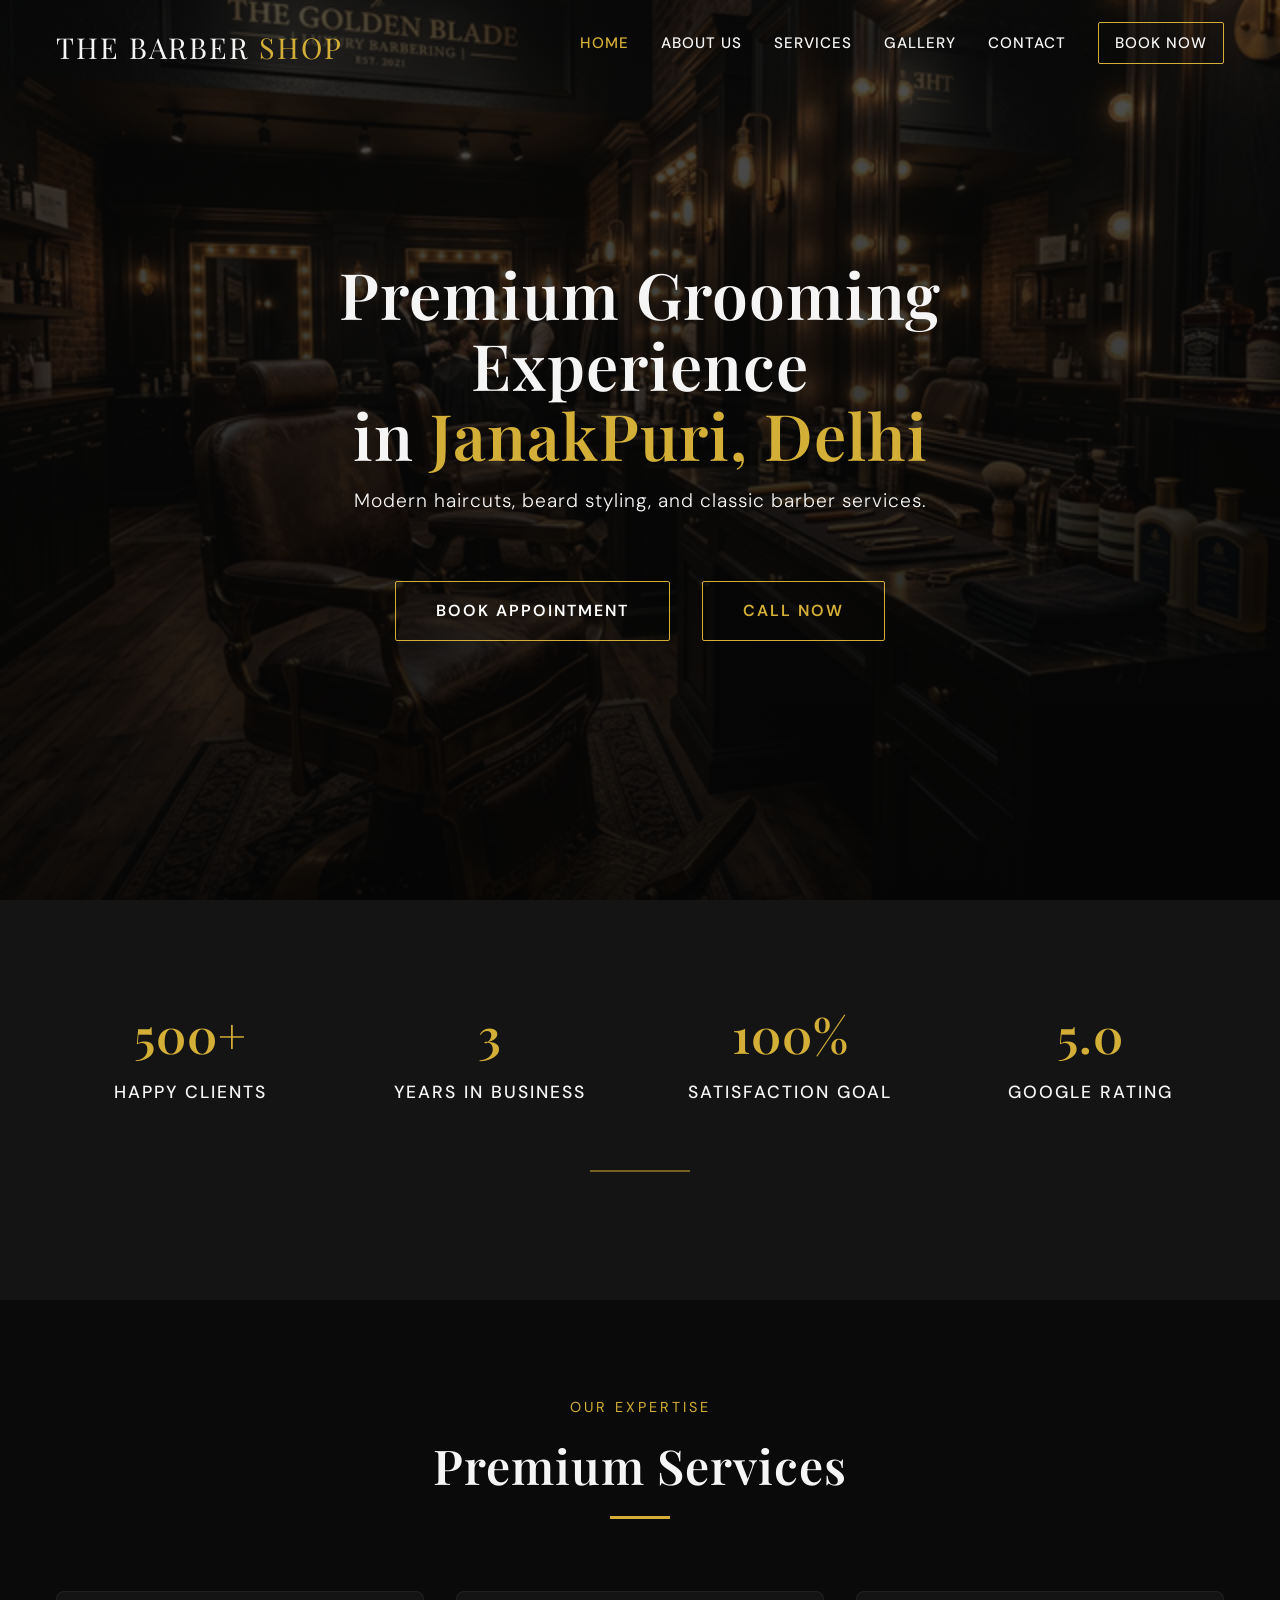
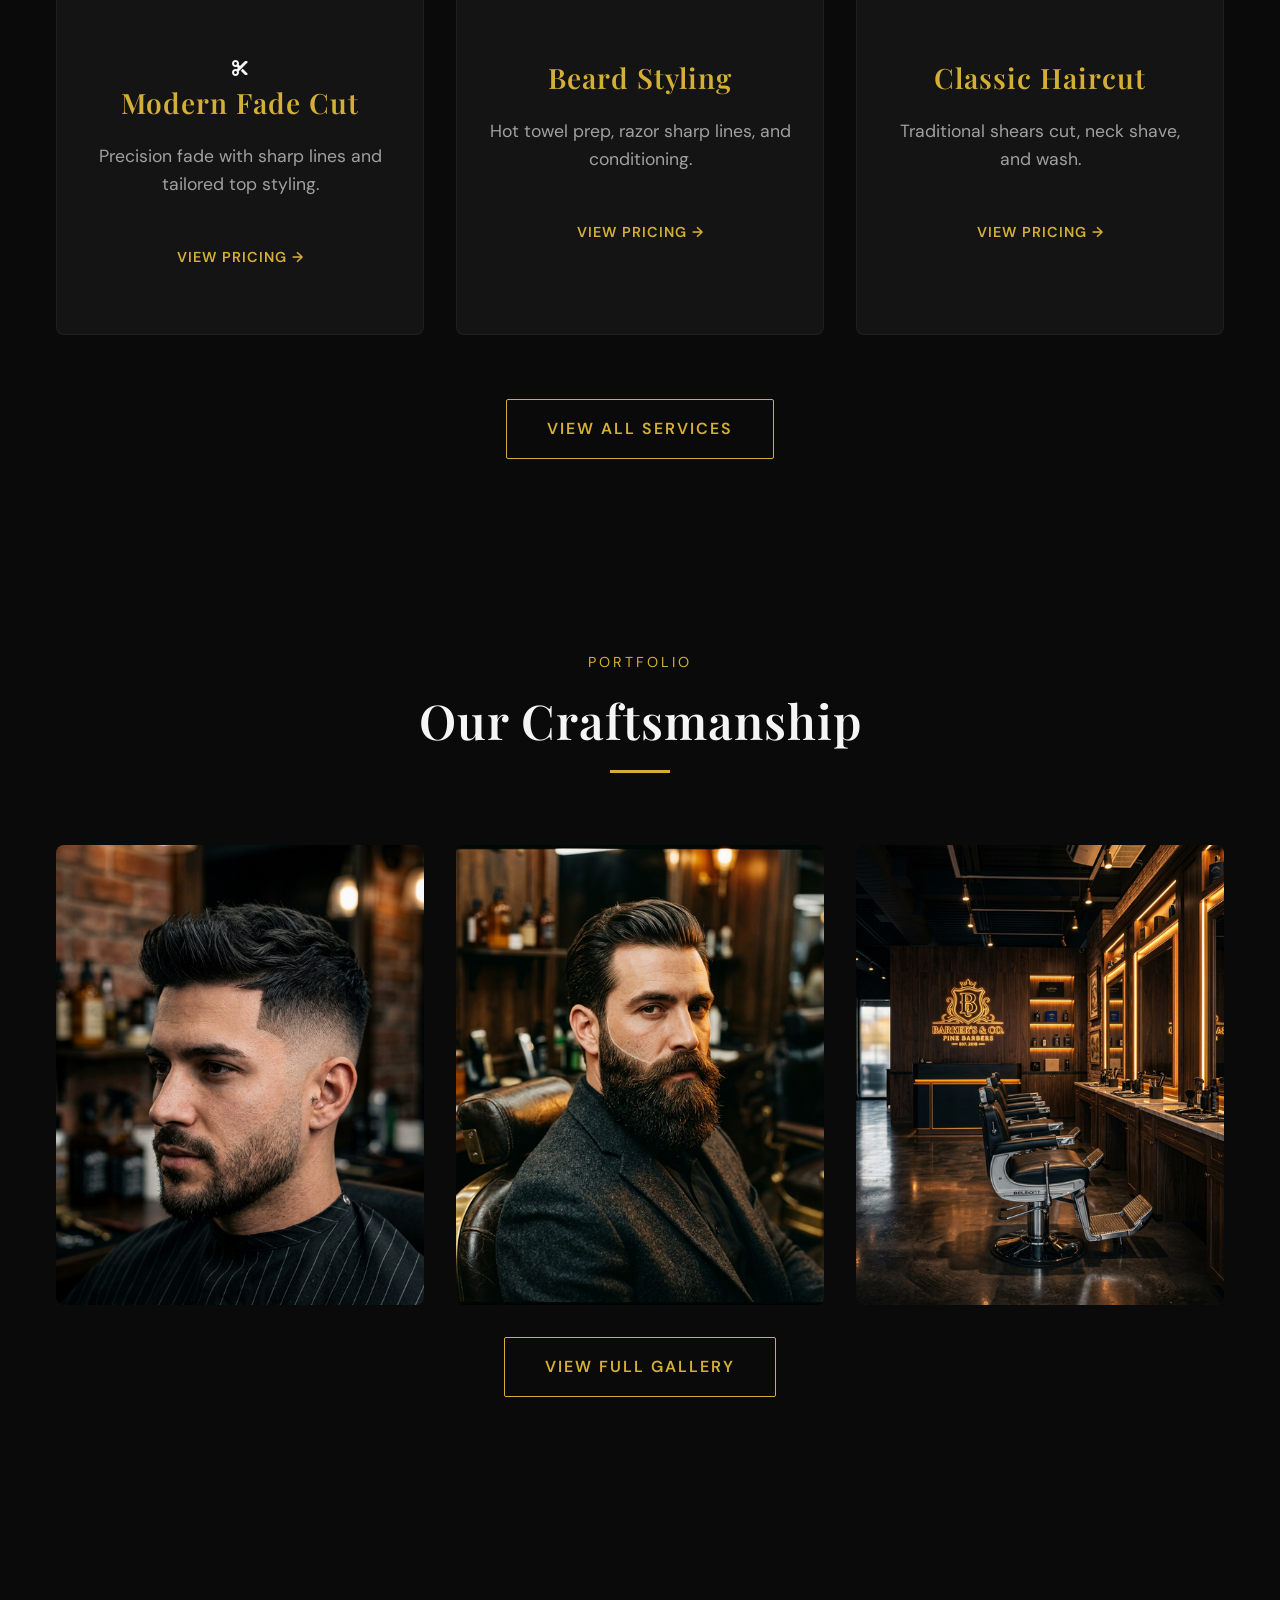
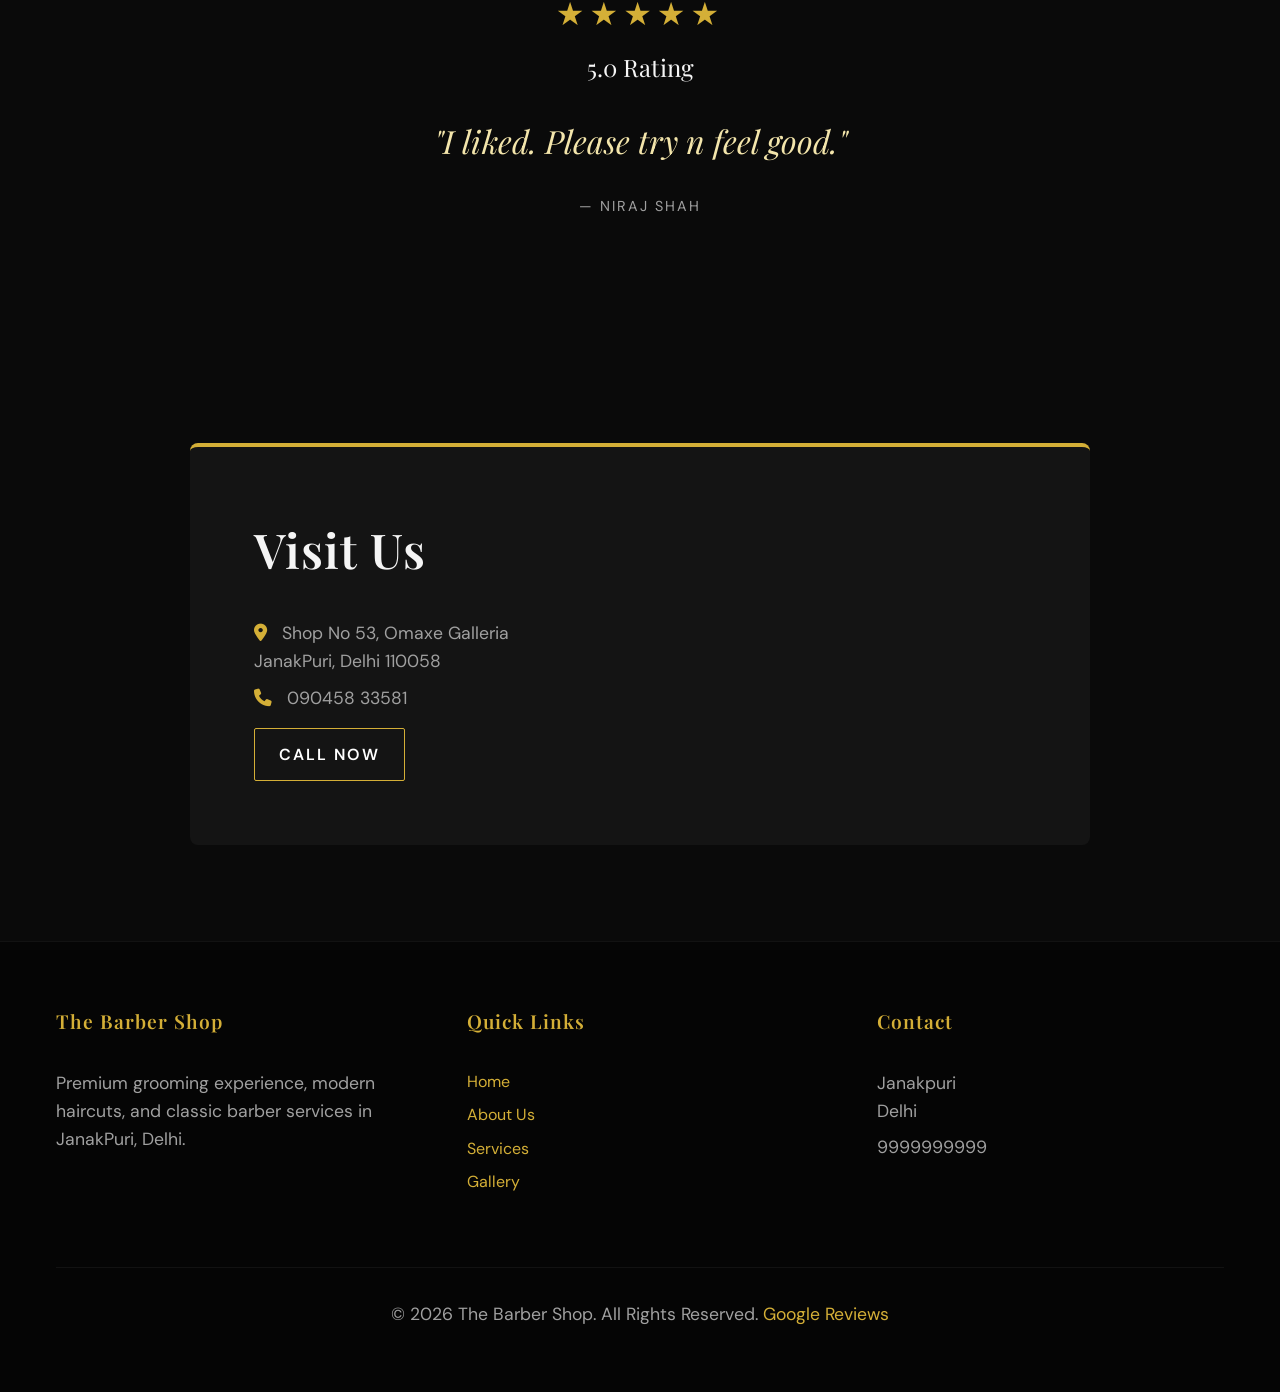
<file: index.html>
<!DOCTYPE html>
<html lang="en">

<head>
    <meta charset="UTF-8">
    <meta name="viewport" content="width=device-width, initial-scale=1.0">
    <title>The Barber Shop | Premium Grooming in Delhi</title>
    <meta name="description"
        content="Experience premium grooming, modern haircuts, and classic barber services at The Barber Shop in JanakPuri, Delhi.">
    <meta name="keywords"
        content="Barber shop in JanakPuri, Delhi, Best haircut JanakPuri, Delhi, Beard styling near me, premium salon">

    <!-- Favicon -->
    <link rel="icon" href="images/favicon.ico" type="image/x-icon">

    <!-- Google Fonts -->
    <link rel="preconnect" href="https://fonts.googleapis.com">
    <link rel="preconnect" href="https://fonts.gstatic.com" crossorigin>
    <link
        href="https://fonts.googleapis.com/css2?family=DM+Sans:opsz,wght@9..40,300;9..40,400;9..40,500;9..40,600&family=Playfair+Display:wght@400;500;600;700&display=swap"
        rel="stylesheet">

    <!-- Font Awesome (for icons) -->
    <link rel="stylesheet" href="https://cdnjs.cloudflare.com/ajax/libs/font-awesome/6.4.0/css/all.min.css">

    <!-- Custom CSS -->
    <link rel="stylesheet" href="css/style.css">
    <link rel="stylesheet" href="css/index.css">
</head>

<body>

    <!-- Page Loader -->
    <div id="page-loader" class="page-loader">
        <div class="loader-spinner"></div>
    </div>

    <!-- Navigation -->
    <nav class="navbar">
        <div class="container">
            <a href="index.html" class="logo">The Barber <span>Shop</span></a>
            <button class="hamburger" aria-label="Toggle Navigation">&#9776;</button>
            <ul class="nav-links">
                <li><a href="index.html" class="active">Home</a></li>
                <li><a href="about.html">About Us</a></li>
                <li><a href="services.html">Services</a></li>
                <li><a href="gallery.html">Gallery</a></li>
                <li><a href="contact.html">Contact</a></li>
                <li><a href="book.html" class="btn btn-outline" style="padding: 0.5rem 1rem; margin-top: -0.5rem;">Book
                        Now</a></li>
            </ul>
        </div>
    </nav>

    <!-- Hero Section -->
    <header class="hero" id="home">
        <div class="hero-overlay"></div>
        <div class="container hero-content">
            <div class="fade-in-up">
                <h1>Premium Grooming Experience <br>in <span style="color: var(--gold-primary)">JanakPuri, Delhi</span></h1>
                <p>Modern haircuts, beard styling, and classic barber services.</p>
                <div class="hero-btns">
                    <a href="book.html" class="btn btn-primary">Book Appointment</a>
                    <a href="tel:+919045833581" class="btn btn-outline">Call Now</a>
                </div>
            </div>
        </div>
    </header>

    <!-- Why Choose Us / Trust Stats -->
    <section class="stats-section section-padding"
        style="background-color: var(--bg-card); position: relative; z-index: 2;">
        <div class="container fade-in-up">
            <div
                style="display: grid; grid-template-columns: repeat(auto-fit, minmax(200px, 1fr)); gap: var(--space-md); text-align: center;">
                <div>
                    <h2 style="color: var(--gold-primary); font-size: 3rem; margin-bottom: 5px;">500+</h2>
                    <p
                        style="color: var(--text-main); font-family: var(--font-primary); font-weight: 500; letter-spacing: 2px; text-transform: uppercase;">
                        Happy Clients</p>
                </div>
                <div>
                    <h2 style="color: var(--gold-primary); font-size: 3rem; margin-bottom: 5px;">3</h2>
                    <p
                        style="color: var(--text-main); font-family: var(--font-primary); font-weight: 500; letter-spacing: 2px; text-transform: uppercase;">
                        Years in Business</p>
                </div>
                <div>
                    <h2 style="color: var(--gold-primary); font-size: 3rem; margin-bottom: 5px;">100%</h2>
                    <p
                        style="color: var(--text-main); font-family: var(--font-primary); font-weight: 500; letter-spacing: 2px; text-transform: uppercase;">
                        Satisfaction Goal</p>
                </div>
                <div>
                    <h2 style="color: var(--gold-primary); font-size: 3rem; margin-bottom: 5px;">5.0</h2>
                    <p
                        style="color: var(--text-main); font-family: var(--font-primary); font-weight: 500; letter-spacing: 2px; text-transform: uppercase;">
                        Google Rating</p>
                </div>
            </div>
            <div class="gold-divider"></div>
        </div>
    </section>

    <!-- Services Preview Section -->
    <section class="services-preview section-padding" id="services">
        <div class="container">
            <div class="section-title fade-in-up">
                <span class="section-subtitle">Our Expertise</span>
                <h2>Premium Services</h2>
            </div>

            <div class="services-grid">
                <!-- Service 1 -->
                <div class="service-card fade-in-up">
                    <div class="service-icon"><i class="fas fa-cut"></i></div>
                    <h3>Modern Fade Cut</h3>
                    <p>Precision fade with sharp lines and tailored top styling.</p>
                    <a href="services.html" class="read-more">View Pricing &rarr;</a>
                </div>
                <!-- Service 2 -->
                <div class="service-card fade-in-up" style="transition-delay: 0.1s;">
                    <div class="service-icon"></div>
                    <h3>Beard Styling</h3>
                    <p>Hot towel prep, razor sharp lines, and conditioning.</p>
                    <a href="services.html" class="read-more">View Pricing &rarr;</a>
                </div>
                <!-- Service 3 -->
                <div class="service-card fade-in-up" style="transition-delay: 0.2s;">
                    <div class="service-icon"></div>
                    <h3>Classic Haircut</h3>
                    <p>Traditional shears cut, neck shave, and wash.</p>
                    <a href="services.html" class="read-more">View Pricing &rarr;</a>
                </div>
            </div>

            <div class="text-center fade-in-up" style="margin-top: var(--space-lg);">
                <a href="services.html" class="btn btn-outline">View All Services</a>
            </div>
        </div>
    </section>

    <!-- Gallery Preview Section -->
    <section class="gallery-preview section-padding">
        <div class="container">
            <div class="section-title fade-in-up">
                <span class="section-subtitle">Portfolio</span>
                <h2>Our Craftsmanship</h2>
            </div>

            <div class="gallery-grid">
                <div class="gallery-item fade-in-up">
                    <img src="images/gallery/haircut1.png" alt="Modern Haircut" loading="lazy">
                </div>
                <div class="gallery-item fade-in-up" style="transition-delay: 0.1s;">
                    <img src="images/gallery/beard1.png" alt="Beard Styling" loading="lazy">
                </div>
                <div class="gallery-item fade-in-up" style="transition-delay: 0.2s;">
                    <img src="images/gallery/interior1.png" alt="Barber Shop Interior" loading="lazy">
                </div>
            </div>

            <div class="text-center fade-in-up" style="margin-top: var(--space-md);">
                <a href="gallery.html" class="btn btn-outline">View Full Gallery</a>
            </div>
        </div>
    </section>

    <!-- Review Highlight Section -->
    <section class="reviews-highlight section-padding">
        <div class="container">
            <div class="review-box fade-in-up">
                <div class="stars">★★★★★</div>
                <p class="rating-text">5.0 Rating</p>
                <blockquote>"I liked. Please try n feel good."</blockquote>
                <p class="reviewer-name">— Niraj Shah</p>
            </div>
        </div>
    </section>

    <!-- Quick Contact Snippet -->
    <section class="quick-contact section-padding" id="contact">
        <div class="container fade-in-up">
            <div class="contact-card"
                style="max-width: 900px; display: grid; grid-template-columns: 1fr 1fr; gap: var(--space-md); align-items: center; text-align: left;">
                <div class="contact-info">
                    <h2>Visit Us</h2>
                    <p style="margin-bottom: var(--space-xs);"><i class="fas fa-map-marker-alt"></i> Shop No 53, Omaxe
                        Galleria<br>JanakPuri, Delhi 110058</p>
                    <p style="margin-bottom: var(--space-sm);"><i class="fas fa-phone"></i> 090458 33581</p>
                    <a href="tel:09045833581" class="btn btn-primary" style="padding: 0.8rem 1.5rem;">Call Now</a>
                </div>
                <div class="contact-map" style="height: 100%; min-height: 250px;">
                    <iframe
                        src="https://maps.google.com/maps?width=100%25&amp;height=600&amp;hl=en&amp;q=JanakPuri,%20Delhi&amp;t=&amp;z=15&amp;ie=UTF8&amp;iwloc=B&amp;output=embed"
                        style="border:0; width: 100%; height: 100%; border-radius: 8px;" allowfullscreen=""
                        loading="lazy" referrerpolicy="no-referrer-when-downgrade">
                    </iframe>
                </div>
            </div>
        </div>
    </section>

    <!-- Footer -->
    <footer class="footer">
        <div class="container">
            <div class="footer-grid">
                <div class="footer-col">
                    <h3>The Barber Shop</h3>
                    <p>Premium grooming experience, modern haircuts, and classic barber services in JanakPuri, Delhi.</p>
                </div>
                <div class="footer-col">
                    <h3>Quick Links</h3>
                    <ul>
                        <li><a href="index.html">Home</a></li>
                        <li><a href="about.html">About Us</a></li>
                        <li><a href="services.html">Services</a></li>
                        <li><a href="gallery.html">Gallery</a></li>
                    </ul>
                </div>
                <div class="footer-col">
                    <h3>Contact</h3>
                    <p>Janakpuri<br>Delhi</p>
                    <p>9999999999</p>
                </div>
            </div>
            <div class="footer-bottom">
                <p>&copy; 2026 The Barber Shop. All Rights Reserved. <a href="https://g.page/r/" target="_blank">Google
                        Reviews</a></p>
            </div>
        </div>
    </footer>

    <script src="js/main.js"></script>
</body>

</html>
</file>
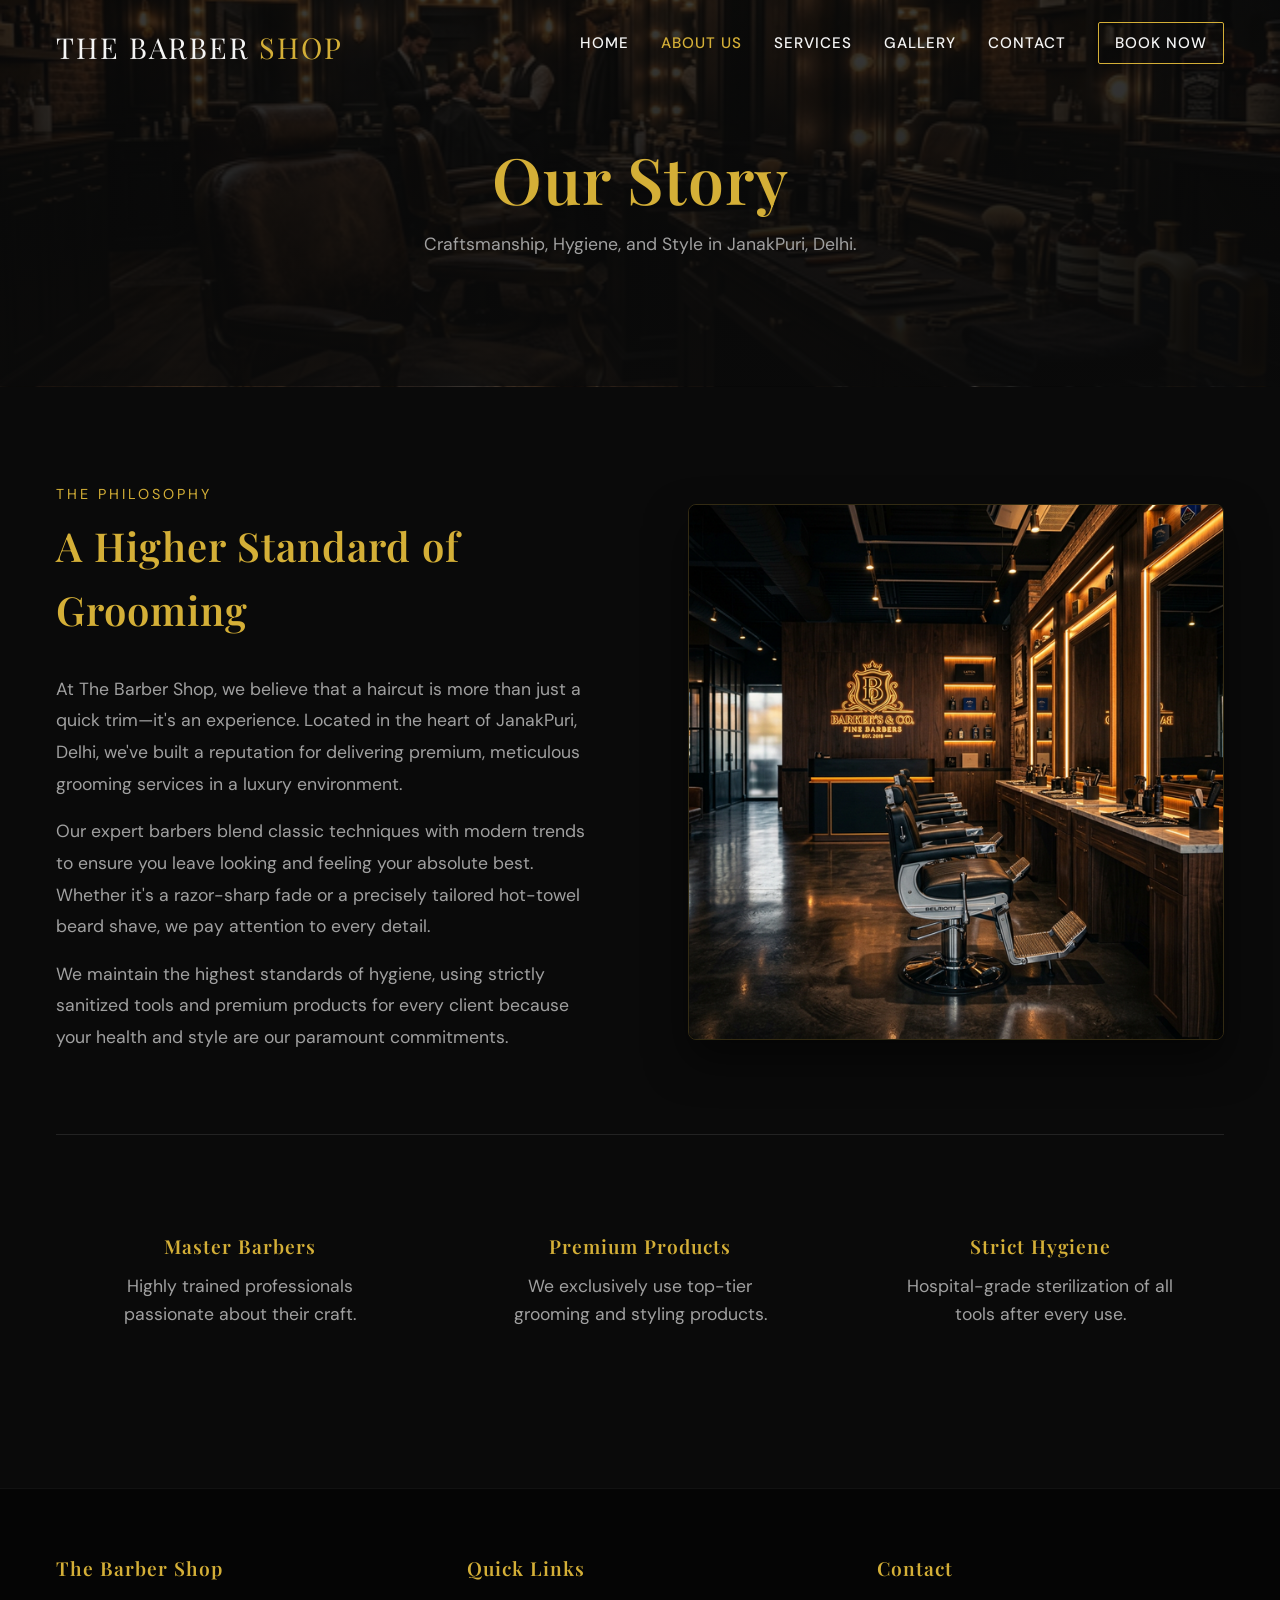
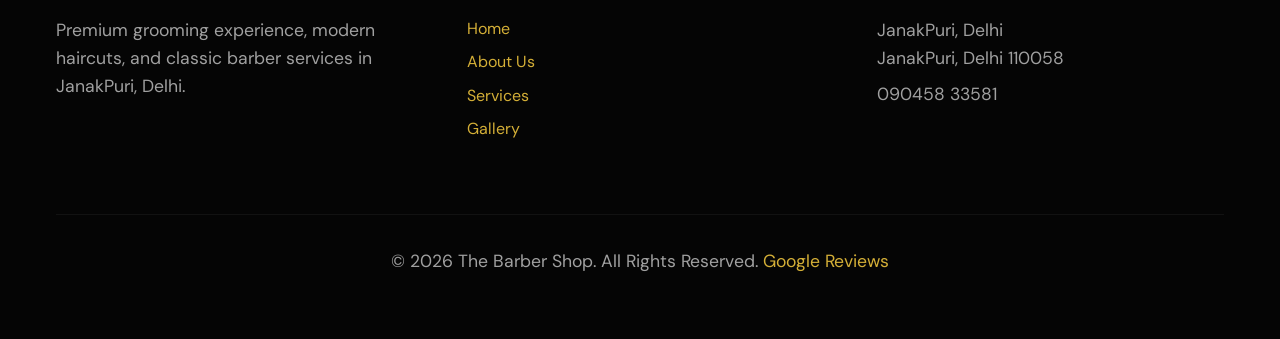
<file: about.html>
<!DOCTYPE html>
<html lang="en">
<head>
    <meta charset="UTF-8">
    <meta name="viewport" content="width=device-width, initial-scale=1.0">
    <title>About Us | The Barber Shop JanakPuri, Delhi</title>
    <meta name="description" content="Learn about our commitment to craftsmanship, hygiene, and style at The Barber Shop in JanakPuri, Delhi.">
    <!-- Favicon -->
    <link rel="icon" href="images/favicon.ico" type="image/x-icon">
    
    <!-- Google Fonts -->
    <link rel="preconnect" href="https://fonts.googleapis.com">
    <link rel="preconnect" href="https://fonts.gstatic.com" crossorigin>
    <link href="https://fonts.googleapis.com/css2?family=DM+Sans:opsz,wght@9..40,300;9..40,400;9..40,500;9..40,600&family=Playfair+Display:wght@400;500;600;700&display=swap" rel="stylesheet">
    
    <!-- Font Awesome (for icons) -->
    <link rel="stylesheet" href="https://cdnjs.cloudflare.com/ajax/libs/font-awesome/6.4.0/css/all.min.css">
    
    <link rel="stylesheet" href="css/style.css">
    <style>
        .page-header {
            padding: calc(var(--space-xl) * 1.5) 0 var(--space-xl);
            background-image: linear-gradient(rgba(10, 10, 10, 0.8), rgba(10, 10, 10, 0.95)), url('images/hero_bg.png');
            background-size: cover;
            background-position: center;
            text-align: center;
        }
        
        .page-title {
            color: var(--gold-primary);
            font-size: clamp(2rem, 5vw, 4rem);
            margin-bottom: var(--space-sm);
        }

        .about-content {
            display: grid;
            grid-template-columns: 1fr 1fr;
            gap: var(--space-xl);
            align-items: center;
        }

        .about-text h2 {
            font-size: 2.5rem;
            margin-bottom: var(--space-md);
            color: var(--gold-primary);
        }

        .about-text p {
            font-size: 1.1rem;
            line-height: 1.8;
            margin-bottom: var(--space-sm);
        }

        .about-image img {
            width: 100%;
            border-radius: 8px;
            border: 1px solid rgba(212, 175, 55, 0.2);
            box-shadow: 0 20px 40px rgba(0, 0, 0, 0.5);
        }

        .features-grid {
            display: grid;
            grid-template-columns: repeat(3, 1fr);
            gap: var(--space-md);
            margin-top: var(--space-lg);
            border-top: 1px solid rgba(255, 255, 255, 0.1);
            padding-top: var(--space-lg);
        }

        .feature-box {
            text-align: center;
            padding: var(--space-md);
        }

        .feature-box h4 {
            color: var(--gold-primary);
            margin-bottom: 10px;
            font-size: 1.2rem;
        }

        @media (max-width: 900px) {
            .about-content {
                grid-template-columns: 1fr;
            }
            .features-grid {
                grid-template-columns: 1fr;
            }
        }
        
        @media (max-width: 500px) {
            .page-title {
                font-size: 2.5rem;
            }
            .about-text h2 {
                font-size: 1.8rem;
            }
            .feature-box {
                padding: var(--space-sm);
            }
        }
    </style>
</head>
<body>

    <!-- Page Loader -->
    <div id="page-loader" class="page-loader">
        <div class="loader-spinner"></div>
    </div>

    <!-- Navigation -->
    <nav class="navbar">
        <div class="container">
            <a href="index.html" class="logo">The Barber <span>Shop</span></a>
            <button class="hamburger" aria-label="Toggle Navigation">&#9776;</button>
            <ul class="nav-links">
                <li><a href="index.html">Home</a></li>
                <li><a href="about.html" class="active">About Us</a></li>
                <li><a href="services.html">Services</a></li>
                <li><a href="gallery.html">Gallery</a></li>
                <li><a href="contact.html">Contact</a></li>
                <li><a href="book.html" class="btn btn-outline" style="padding: 0.5rem 1rem; margin-top: -0.5rem;">Book Now</a></li>
            </ul>
        </div>
    </nav>

    <!-- Header -->
    <header class="page-header">
        <div class="container fade-in-up">
            <h1 class="page-title">Our Story</h1>
            <p>Craftsmanship, Hygiene, and Style in JanakPuri, Delhi.</p>
        </div>
    </header>

    <!-- About Section -->
    <section class="section-padding">
        <div class="container">
            <div class="about-content">
                <div class="about-text fade-in-up">
                    <span class="section-subtitle">The Philosophy</span>
                    <h2>A Higher Standard of Grooming</h2>
                    <p>At The Barber Shop, we believe that a haircut is more than just a quick trim—it's an experience. Located in the heart of JanakPuri, Delhi, we've built a reputation for delivering premium, meticulous grooming services in a luxury environment.</p>
                    <p>Our expert barbers blend classic techniques with modern trends to ensure you leave looking and feeling your absolute best. Whether it's a razor-sharp fade or a precisely tailored hot-towel beard shave, we pay attention to every detail.</p>
                    <p>We maintain the highest standards of hygiene, using strictly sanitized tools and premium products for every client because your health and style are our paramount commitments.</p>
                </div>
                <div class="about-image fade-in-up">
                    <img src="images/gallery/interior1.png" alt="Barber Shop Interior">
                </div>
            </div>

            <div class="features-grid fade-in-up">
                <div class="feature-box">
                    <h4>Master Barbers</h4>
                    <p>Highly trained professionals passionate about their craft.</p>
                </div>
                <div class="feature-box">
                    <h4>Premium Products</h4>
                    <p>We exclusively use top-tier grooming and styling products.</p>
                </div>
                <div class="feature-box">
                    <h4>Strict Hygiene</h4>
                    <p>Hospital-grade sterilization of all tools after every use.</p>
                </div>
            </div>
        </div>
    </section>

    <!-- Footer -->
    <footer class="footer">
        <div class="container">
            <div class="footer-grid">
                <div class="footer-col">
                    <h3>The Barber Shop</h3>
                    <p>Premium grooming experience, modern haircuts, and classic barber services in JanakPuri, Delhi.</p>
                </div>
                <div class="footer-col">
                    <h3>Quick Links</h3>
                    <ul>
                        <li><a href="index.html">Home</a></li>
                        <li><a href="about.html">About Us</a></li>
                        <li><a href="services.html">Services</a></li>
                        <li><a href="gallery.html">Gallery</a></li>
                    </ul>
                </div>
                <div class="footer-col">
                    <h3>Contact</h3>
                    <p>JanakPuri, Delhi<br>JanakPuri, Delhi 110058</p>
                    <p>090458 33581</p>
                </div>
            </div>
            <div class="footer-bottom">
                <p>&copy; 2026 The Barber Shop. All Rights Reserved. <a href="https://g.page/r/" target="_blank">Google Reviews</a></p>
            </div>
        </div>
    </footer>

    <script src="js/main.js"></script>
</body>
</html>
</file>
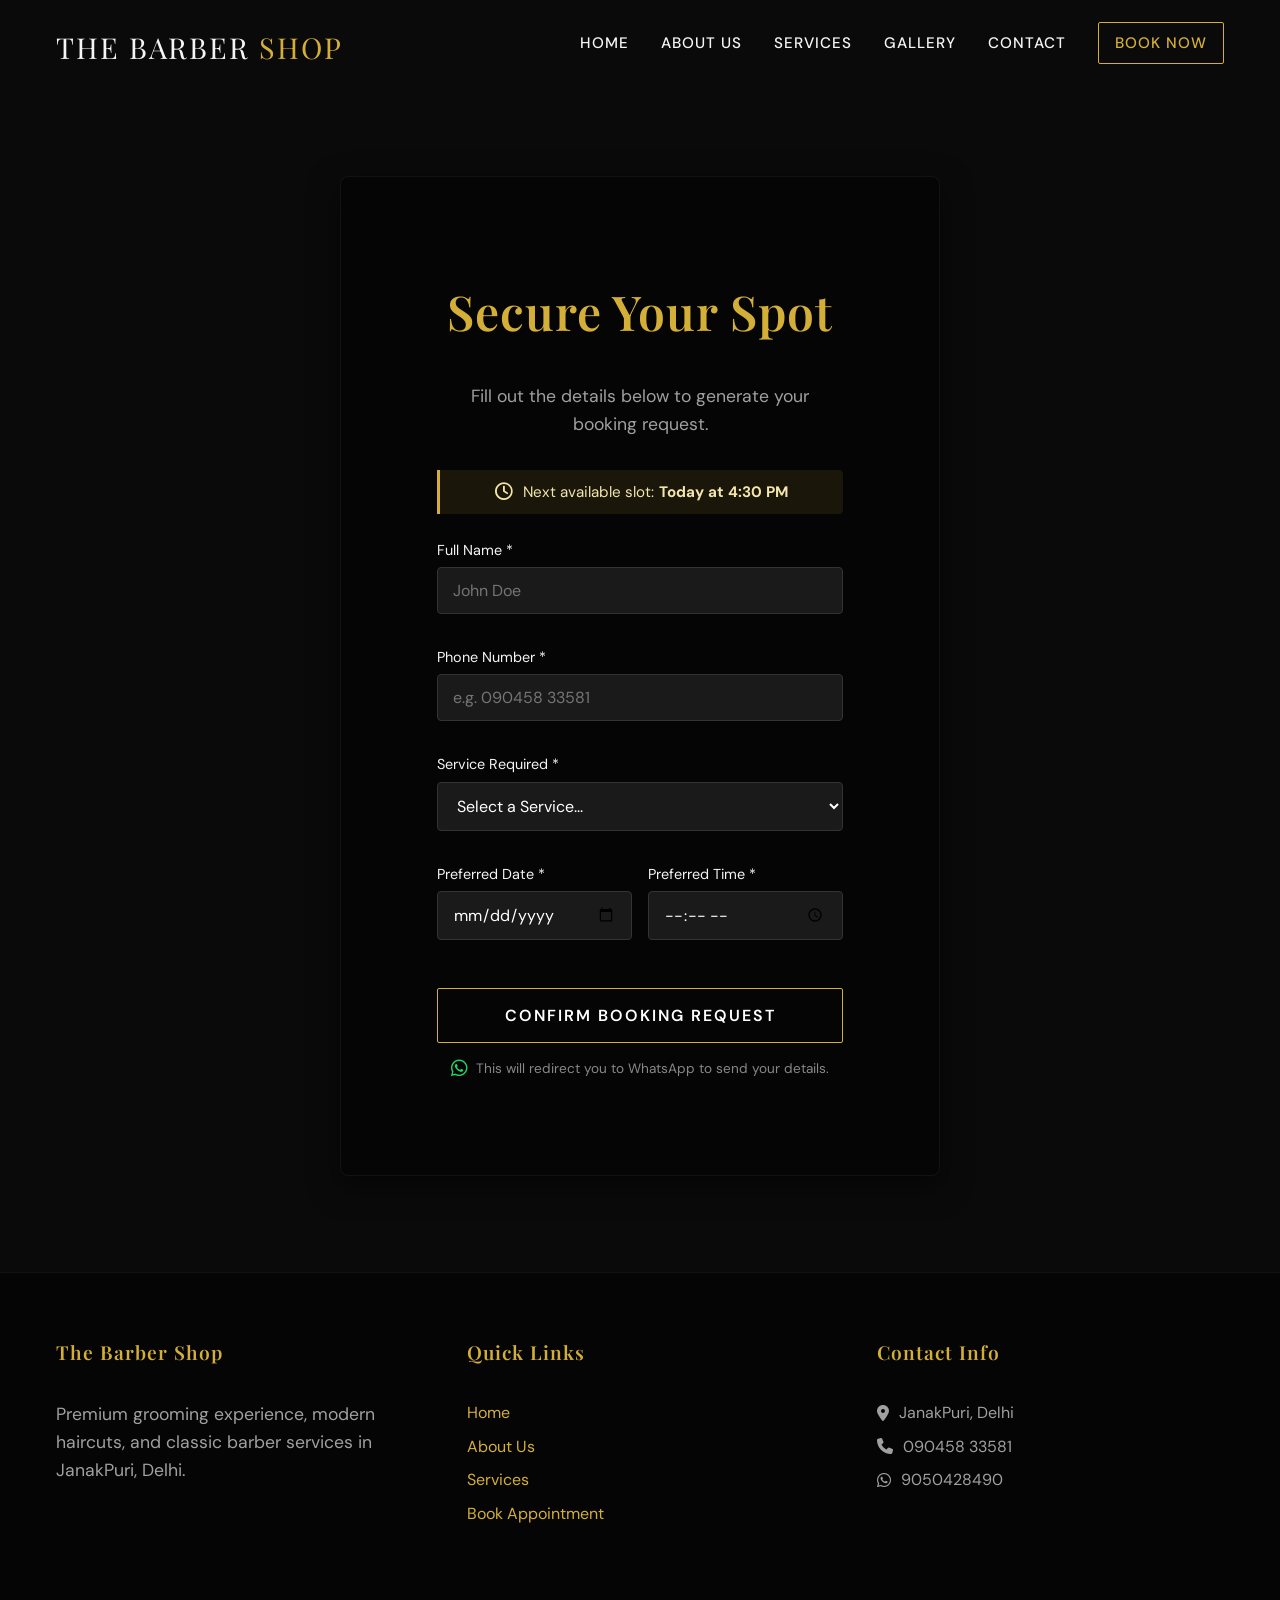
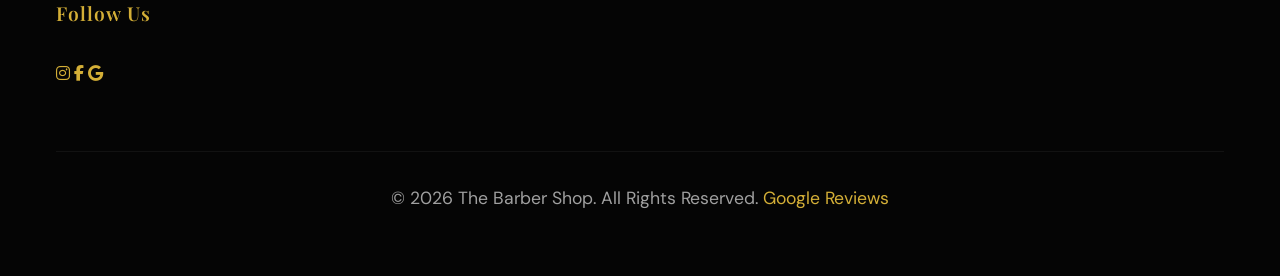
<file: book.html>
<!DOCTYPE html>
<html lang="en">

<head>
    <meta charset="UTF-8">
    <meta name="viewport" content="width=device-width, initial-scale=1.0">
    <title>Book Appointment | The Barber Shop JanakPuri, Delhi</title>
    <meta name="description"
        content="Book your premium grooming appointment at The Barber Shop in JanakPuri, Delhi.">

    <!-- Favicon -->
    <link rel="icon" href="images/favicon.ico" type="image/x-icon">
    
    <!-- Google Fonts -->
    <link rel="preconnect" href="https://fonts.googleapis.com">
    <link rel="preconnect" href="https://fonts.gstatic.com" crossorigin>
    <link href="https://fonts.googleapis.com/css2?family=DM+Sans:opsz,wght@9..40,300;9..40,400;9..40,500;9..40,600&family=Playfair+Display:wght@400;500;600;700&display=swap" rel="stylesheet">
    
    <!-- Font Awesome (for icons) -->
    <link rel="stylesheet" href="https://cdnjs.cloudflare.com/ajax/libs/font-awesome/6.4.0/css/all.min.css">

    <link rel="stylesheet" href="css/style.css">
    <style>
        .booking-container {
            max-width: 600px;
            margin: 0 auto;
            background-color: var(--bg-darker);
            padding: var(--space-xl);
            border-radius: 8px;
            border: 1px solid rgba(255, 255, 255, 0.05);
            box-shadow: 0 10px 30px rgba(0, 0, 0, 0.5);
        }

        .booking-container h2 {
            text-align: center;
            margin-bottom: var(--space-md);
            color: var(--gold-primary);
        }

        .booking-form .form-group {
            margin-bottom: var(--space-md);
        }

        .booking-form label {
            display: block;
            margin-bottom: 5px;
            color: var(--text-main);
            font-size: 0.9rem;
        }

        .booking-form input,
        .booking-form select,
        .booking-form textarea {
            width: 100%;
            padding: 12px 15px;
            background-color: #1a1a1a;
            border: 1px solid #333;
            color: #fff;
            border-radius: 4px;
            font-family: var(--font-primary);
            font-size: 1rem;
            transition: border-color var(--transition-fast);
        }

        .booking-form input:focus,
        .booking-form select:focus,
        .booking-form textarea:focus {
            outline: none;
            border-color: var(--gold-primary);
        }
        
        .whatsapp-hint {
            text-align: center;
            font-size: 0.85rem;
            color: #888;
            margin-top: 15px;
            display: flex;
            align-items: center;
            justify-content: center;
            gap: 8px;
        }
    </style>
</head>

<body>

    <!-- Page Loader -->
    <div id="page-loader" class="page-loader">
        <div class="loader-spinner"></div>
    </div>

    <!-- Navigation -->
    <nav class="navbar">
        <div class="container">
            <a href="index.html" class="logo">The Barber <span>Shop</span></a>
            <button class="hamburger" aria-label="Toggle Navigation">&#9776;</button>
            <ul class="nav-links">
                <li><a href="index.html">Home</a></li>
                <li><a href="about.html">About Us</a></li>
                <li><a href="services.html">Services</a></li>
                <li><a href="gallery.html">Gallery</a></li>
                <li><a href="contact.html">Contact</a></li>
                <li><a href="book.html" class="active btn btn-outline" style="padding: 0.5rem 1rem; margin-top: -0.5rem;">Book Now</a></li>
            </ul>
        </div>
    </nav>

    <!-- Main Content -->
    <section class="section-padding" style="margin-top: 80px; min-height: 70vh; display: flex; align-items: center;">
        <div class="container fade-in-up">
            <div class="booking-container">
                <h2>Secure Your Spot</h2>
                <p style="text-align: center; margin-bottom: var(--space-md);">Fill out the details below to generate your booking request.</p>
                
                <div style="background: rgba(212, 175, 55, 0.1); border-left: 3px solid var(--gold-primary); padding: 10px 15px; margin-bottom: 25px; font-size: 0.95rem; color: var(--gold-light); display: flex; align-items: center; justify-content: center; border-radius: 0 4px 4px 0;">
                    <i class="far fa-clock" style="margin-right: 10px; font-size: 1.1rem;"></i> Next available slot: <strong style="margin-left: 5px;">Today at 4:30 PM</strong>
                </div>
                
                <form id="whatsappBookingForm" class="booking-form">
                    <div class="form-group">
                        <label for="b_name">Full Name *</label>
                        <input type="text" id="b_name" required placeholder="John Doe">
                    </div>
                    
                    <div class="form-group">
                        <label for="b_phone">Phone Number *</label>
                        <input type="tel" id="b_phone" required placeholder="e.g. 090458 33581">
                    </div>
                    
                    <div class="form-group">
                        <label for="b_service">Service Required *</label>
                        <select id="b_service" required>
                            <option value="">Select a Service...</option>
                            <option value="Classic Haircut">Classic Haircut</option>
                            <option value="Modern Fade Cut">Modern Fade Cut</option>
                            <option value="Beard Styling">Beard Styling & Trim</option>
                            <option value="Hair and Beard Combo">Hair + Beard Combo</option>
                            <option value="Kids Haircut">Kids Haircut</option>
                            <option value="Hair Wash and Styling">Hair Wash & Styling</option>
                            <option value="General Inquiry">General Inquiry / Other</option>
                        </select>
                    </div>
                    
                    <div style="display: grid; grid-template-columns: 1fr 1fr; gap: var(--space-sm);">
                        <div class="form-group">
                            <label for="b_date">Preferred Date *</label>
                            <input type="date" id="b_date" required>
                        </div>
                        <div class="form-group">
                            <label for="b_time">Preferred Time *</label>
                            <input type="time" id="b_time" required>
                        </div>
                    </div>
                    
                    <button type="submit" class="btn btn-primary" style="width: 100%; margin-top: var(--space-sm);">Confirm Booking Request</button>
                    
                    <div class="whatsapp-hint">
                        <i class="fab fa-whatsapp" style="color: #25D366; font-size: 1.2rem;"></i>
                        This will redirect you to WhatsApp to send your details.
                    </div>
                </form>
            </div>
        </div>
    </section>

    <!-- Footer -->
    <footer class="footer">
        <div class="container">
            <div class="footer-grid">
                <div class="footer-col">
                    <h3>The Barber Shop</h3>
                    <p>Premium grooming experience, modern haircuts, and classic barber services in JanakPuri, Delhi.</p>
                </div>
                <div class="footer-col">
                    <h3>Quick Links</h3>
                    <ul>
                        <li><a href="index.html">Home</a></li>
                        <li><a href="about.html">About Us</a></li>
                        <li><a href="services.html">Services</a></li>
                        <li><a href="book.html">Book Appointment</a></li>
                    </ul>
                </div>
                <div class="footer-col">
                    <h3>Contact Info</h3>
                    <ul class="contact-info-list">
                        <li><i class="fas fa-map-marker-alt"></i> JanakPuri, Delhi</li>
                        <li><i class="fas fa-phone"></i> 090458 33581</li>
                        <li><i class="fab fa-whatsapp"></i> 9050428490</li>
                    </ul>
                </div>
                <div class="footer-col">
                    <h3>Follow Us</h3>
                    <div class="social-links">
                        <a href="#"><i class="fab fa-instagram"></i></a>
                        <a href="#"><i class="fab fa-facebook-f"></i></a>
                        <a href="#"><i class="fab fa-google"></i></a>
                    </div>
                </div>
            </div>
            <div class="footer-bottom">
                <p>&copy; 2026 The Barber Shop. All Rights Reserved. <a href="https://g.page/r/" target="_blank">Google Reviews</a></p>
            </div>
        </div>
    </footer>

    <script src="js/main.js"></script>
</body>

</html>
</file>
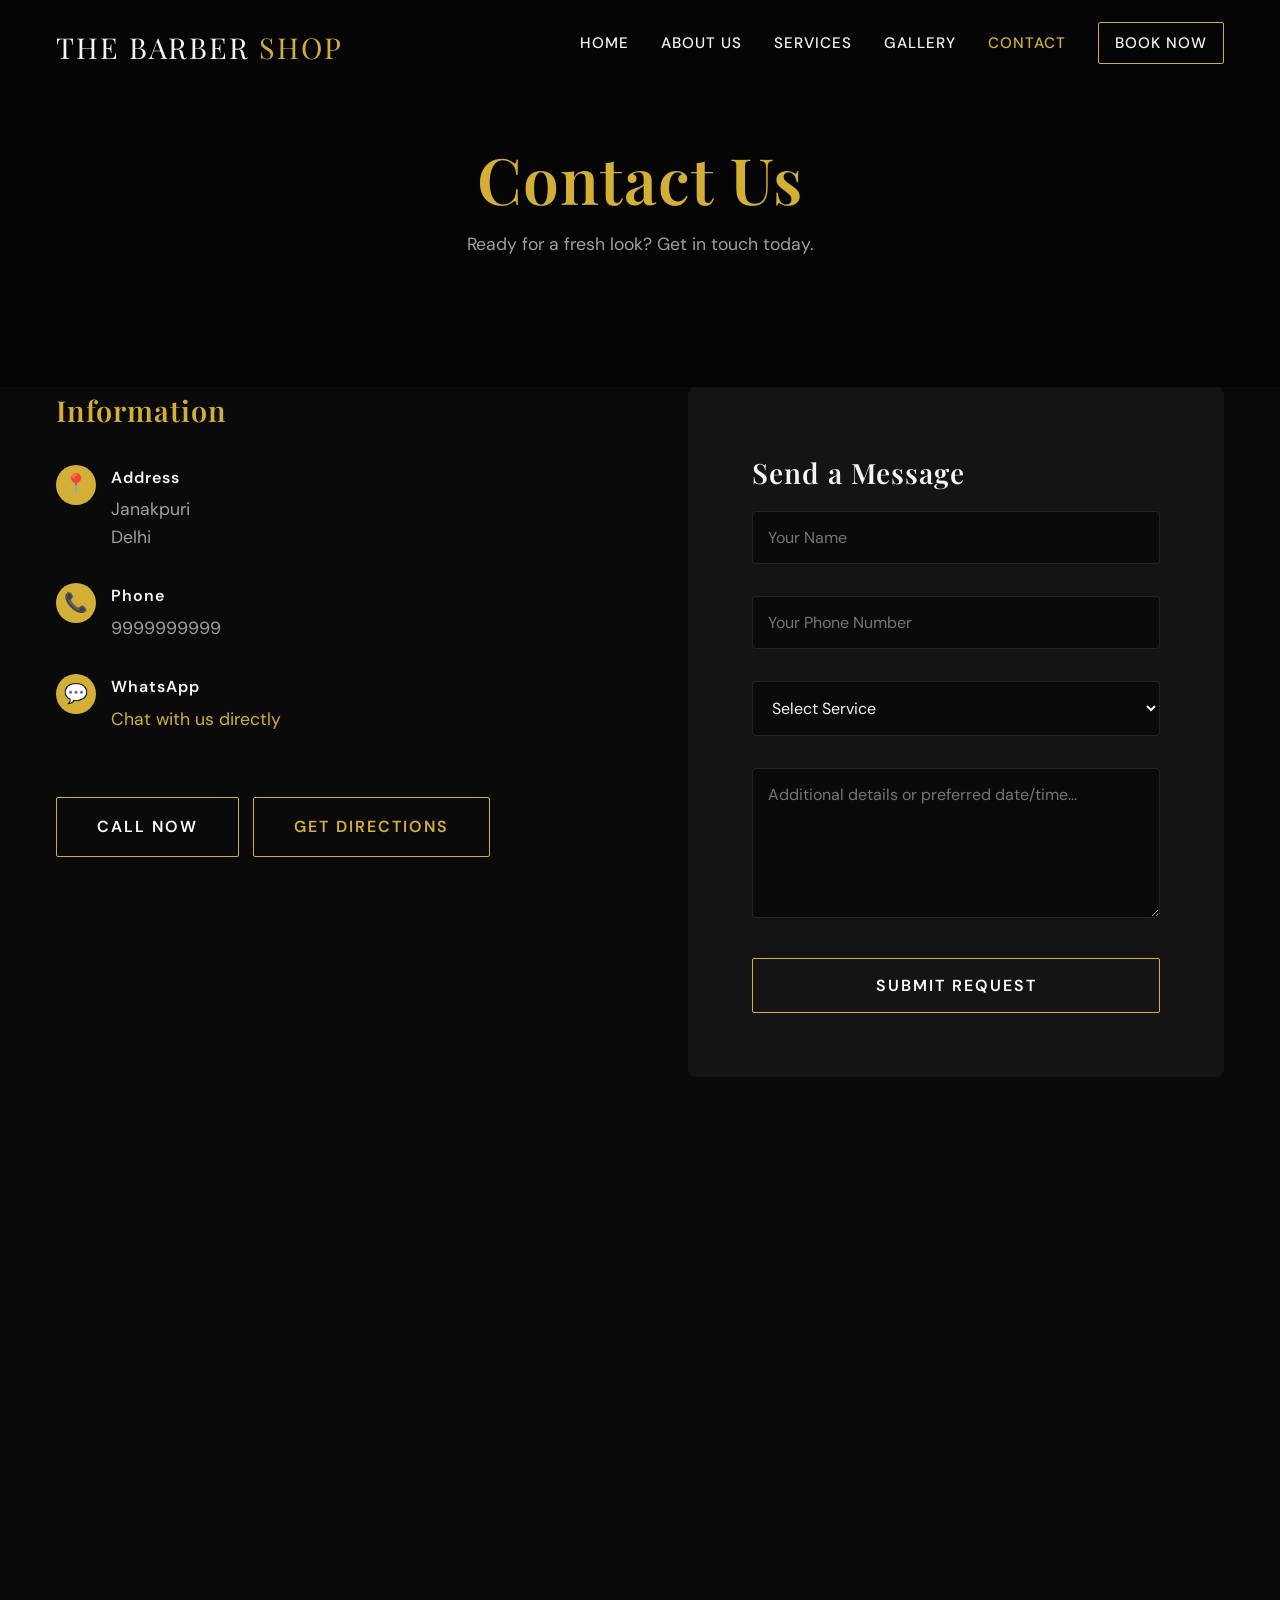
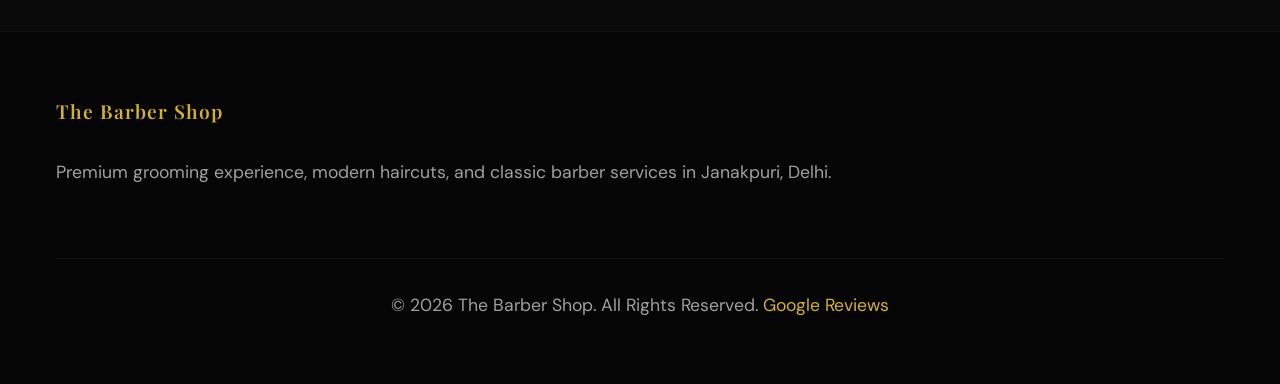
<file: contact.html>
<!DOCTYPE html>
<html lang="en">

<head>
    <meta charset="UTF-8">
    <meta name="viewport" content="width=device-width, initial-scale=1.0">
    <title>Contact Us | The Barber Shop Delhi</title>
    <meta name="description" content="Contact The Barber Shop in 
    
    Janakpuri, Delhi to book an appointment or get directions.">
    <!-- Favicon -->
    <link rel="icon" href="images/favicon.ico" type="image/x-icon">

    <!-- Google Fonts -->
    <link rel="preconnect" href="https://fonts.googleapis.com">
    <link rel="preconnect" href="https://fonts.gstatic.com" crossorigin>
    <link
        href="https://fonts.googleapis.com/css2?family=DM+Sans:opsz,wght@9..40,300;9..40,400;9..40,500;9..40,600&family=Playfair+Display:wght@400;500;600;700&display=swap"
        rel="stylesheet">

    <!-- Font Awesome (for icons) -->
    <link rel="stylesheet" href="https://cdnjs.cloudflare.com/ajax/libs/font-awesome/6.4.0/css/all.min.css">

    <link rel="stylesheet" href="css/style.css">
    <style>
        .page-header {
            padding: calc(var(--space-xl) * 1.5) 0 var(--space-xl);
            background-color: var(--bg-darker);
            text-align: center;
        }

        .page-title {
            color: var(--gold-primary);
            font-size: clamp(2rem, 5vw, 4rem);
            margin-bottom: var(--space-sm);
        }

        .contact-container {
            display: grid;
            grid-template-columns: 1fr 1fr;
            gap: var(--space-xl);
        }

        .contact-details h3 {
            color: var(--gold-primary);
            margin-bottom: var(--space-md);
            font-size: 1.8rem;
        }

        .info-item {
            display: flex;
            align-items: flex-start;
            margin-bottom: var(--space-md);
        }

        .info-img {
            width: 40px;
            height: 40px;
            background: var(--gold-primary);
            color: var(--bg-darker);
            display: flex;
            align-items: center;
            justify-content: center;
            border-radius: 50%;
            margin-right: 15px;
            flex-shrink: 0;
            font-size: 1.2rem;
            font-weight: bold;
        }

        .info-text h4 {
            color: var(--text-main);
            margin-bottom: 5px;
            font-family: var(--font-primary);
        }

        .info-text p {
            color: var(--text-muted);
            margin: 0;
        }

        .map-container iframe {
            width: 100%;
            height: 450px;
            border: 0;
            border-radius: 8px;
        }

        .contact-form {
            background: var(--bg-card);
            padding: var(--space-lg);
            border-radius: 8px;
        }

        .form-group {
            margin-bottom: var(--space-md);
        }

        .form-control {
            width: 100%;
            padding: 15px;
            background: var(--bg-dark);
            border: 1px solid rgba(255, 255, 255, 0.1);
            color: var(--text-main);
            font-family: var(--font-primary);
            font-size: 1rem;
            border-radius: 4px;
            transition: border-color var(--transition-fast);
        }

        .form-control:focus {
            outline: none;
            border-color: var(--gold-primary);
        }

        textarea.form-control {
            height: 150px;
            resize: vertical;
        }

        @media (max-width: 900px) {
            .contact-container {
                grid-template-columns: 1fr;
            }
        }

        @media (max-width: 500px) {
            .map-container iframe {
                height: 300px;
            }

            .info-item {
                flex-direction: column;
                align-items: center;
                text-align: center;
            }

            .info-img {
                margin-right: 0;
                margin-bottom: 10px;
            }

            .contact-details {
                text-align: center;
            }
        }
    </style>
</head>

<body>

    <!-- Page Loader -->
    <div id="page-loader" class="page-loader">
        <div class="loader-spinner"></div>
    </div>

    <!-- Navigation -->
    <nav class="navbar">
        <div class="container">
            <a href="index.html" class="logo">The Barber <span>Shop</span></a>
            <button class="hamburger" aria-label="Toggle Navigation">&#9776;</button>
            <ul class="nav-links">
                <li><a href="index.html">Home</a></li>
                <li><a href="about.html">About Us</a></li>
                <li><a href="services.html">Services</a></li>
                <li><a href="gallery.html">Gallery</a></li>
                <li><a href="contact.html" class="active">Contact</a></li>
                <li><a href="book.html" class="btn btn-outline" style="padding: 0.5rem 1rem; margin-top: -0.5rem;">Book
                        Now</a></li>
            </ul>
        </div>
    </nav>

    <!-- Header -->
    <header class="page-header">
        <div class="container fade-in-up">
            <h1 class="page-title">Contact Us</h1>
            <p>Ready for a fresh look? Get in touch today.</p>
        </div>
    </header>

    <!-- Contact Info & Form -->
    <section class="section-padding" style="padding-top: 0;">
        <div class="container">
            <div class="contact-container">

                <div class="contact-details fade-in-up">
                    <h3>Information</h3>

                    <div class="info-item">
                        <div class="info-img">📍</div>
                        <div class="info-text">
                            <h4>Address</h4>
                            <p>Janakpuri</p>
                            <p>Delhi</p>
                        </div>
                    </div>

                    <div class="info-item">
                        <div class="info-img">📞</div>
                        <div class="info-text">
                            <h4>Phone</h4>
                            <p>9999999999</p>
                        </div>
                    </div>

                    <div class="info-item">
                        <div class="info-img">💬</div>
                        <div class="info-text">
                            <h4>WhatsApp</h4>
                            <p><a href="https://wa.me/919050428490" target="_blank">Chat with us directly</a></p>
                        </div>
                    </div>

                    <div style="margin-top: var(--space-lg);">
                        <a href="tel:09045833581" class="btn btn-primary" style="margin-right: 10px;">Call Now</a>
                        <a href="https://maps.google.com/?q=Janakpuri,+Delhi" target="_blank"
                            class="btn btn-outline">Get Directions</a>
                    </div>
                </div>

                <div class="contact-form fade-in-up"" style=" transition-delay: 0.2s;">
                    <h3>Send a Message</h3>
                    <form action="#" method="POST"
                        onsubmit="event.preventDefault(); alert('Message sent! We will contact you shortly.');">
                        <div class="form-group">
                            <input type="text" class="form-control" placeholder="Your Name" required>
                        </div>
                        <div class="form-group">
                            <input type="tel" class="form-control" placeholder="Your Phone Number" required>
                        </div>
                        <div class="form-group">
                            <select class="form-control" required>
                                <option value="" disabled selected>Select Service</option>
                                <option value="haircut">Classic Haircut</option>
                                <option value="fade">Modern Fade</option>
                                <option value="beard">Beard Styling</option>
                                <option value="combo">Hair + Beard Combo</option>
                                <option value="other">Other/Question</option>
                            </select>
                        </div>
                        <div class="form-group">
                            <textarea class="form-control"
                                placeholder="Additional details or preferred date/time..."></textarea>
                        </div>
                        <button type="submit" class="btn btn-primary" style="width: 100%;">Submit Request</button>
                    </form>
                </div>

            </div>
        </div>
    </section>

    <!-- Map Section -->
    <section class="map-section fade-in-up">
        <div class="map-container">
            <!-- Google Maps Embed for Janakpuri, Delhi -->
            <iframe
                src="https://maps.google.com/maps?width=100%25&amp;height=600&amp;hl=en&amp;q=JanakPuri,%20Delhi&amp;t=&amp;z=15&amp;ie=UTF8&amp;iwloc=B&amp;output=embed"
                allowfullscreen="" loading="lazy" referrerpolicy="no-referrer-when-downgrade"></iframe>
        </div>
    </section>

    <!-- Footer -->
    <footer class="footer">
        <div class="container">
            <div class="footer-grid">
                <div class="footer-col">
                    <h3>The Barber Shop</h3>
                    <p>Premium grooming experience, modern haircuts, and classic barber services in Janakpuri, Delhi.
                    </p>
                </div>
                <!-- ... -->
            </div>
            <div class="footer-bottom">
                <p>&copy; 2026 The Barber Shop. All Rights Reserved. <a href="https://g.page/r/" target="_blank">Google
                        Reviews</a></p>
            </div>
        </div>
    </footer>

    <script src="js/main.js"></script>
</body>

</html>
</file>
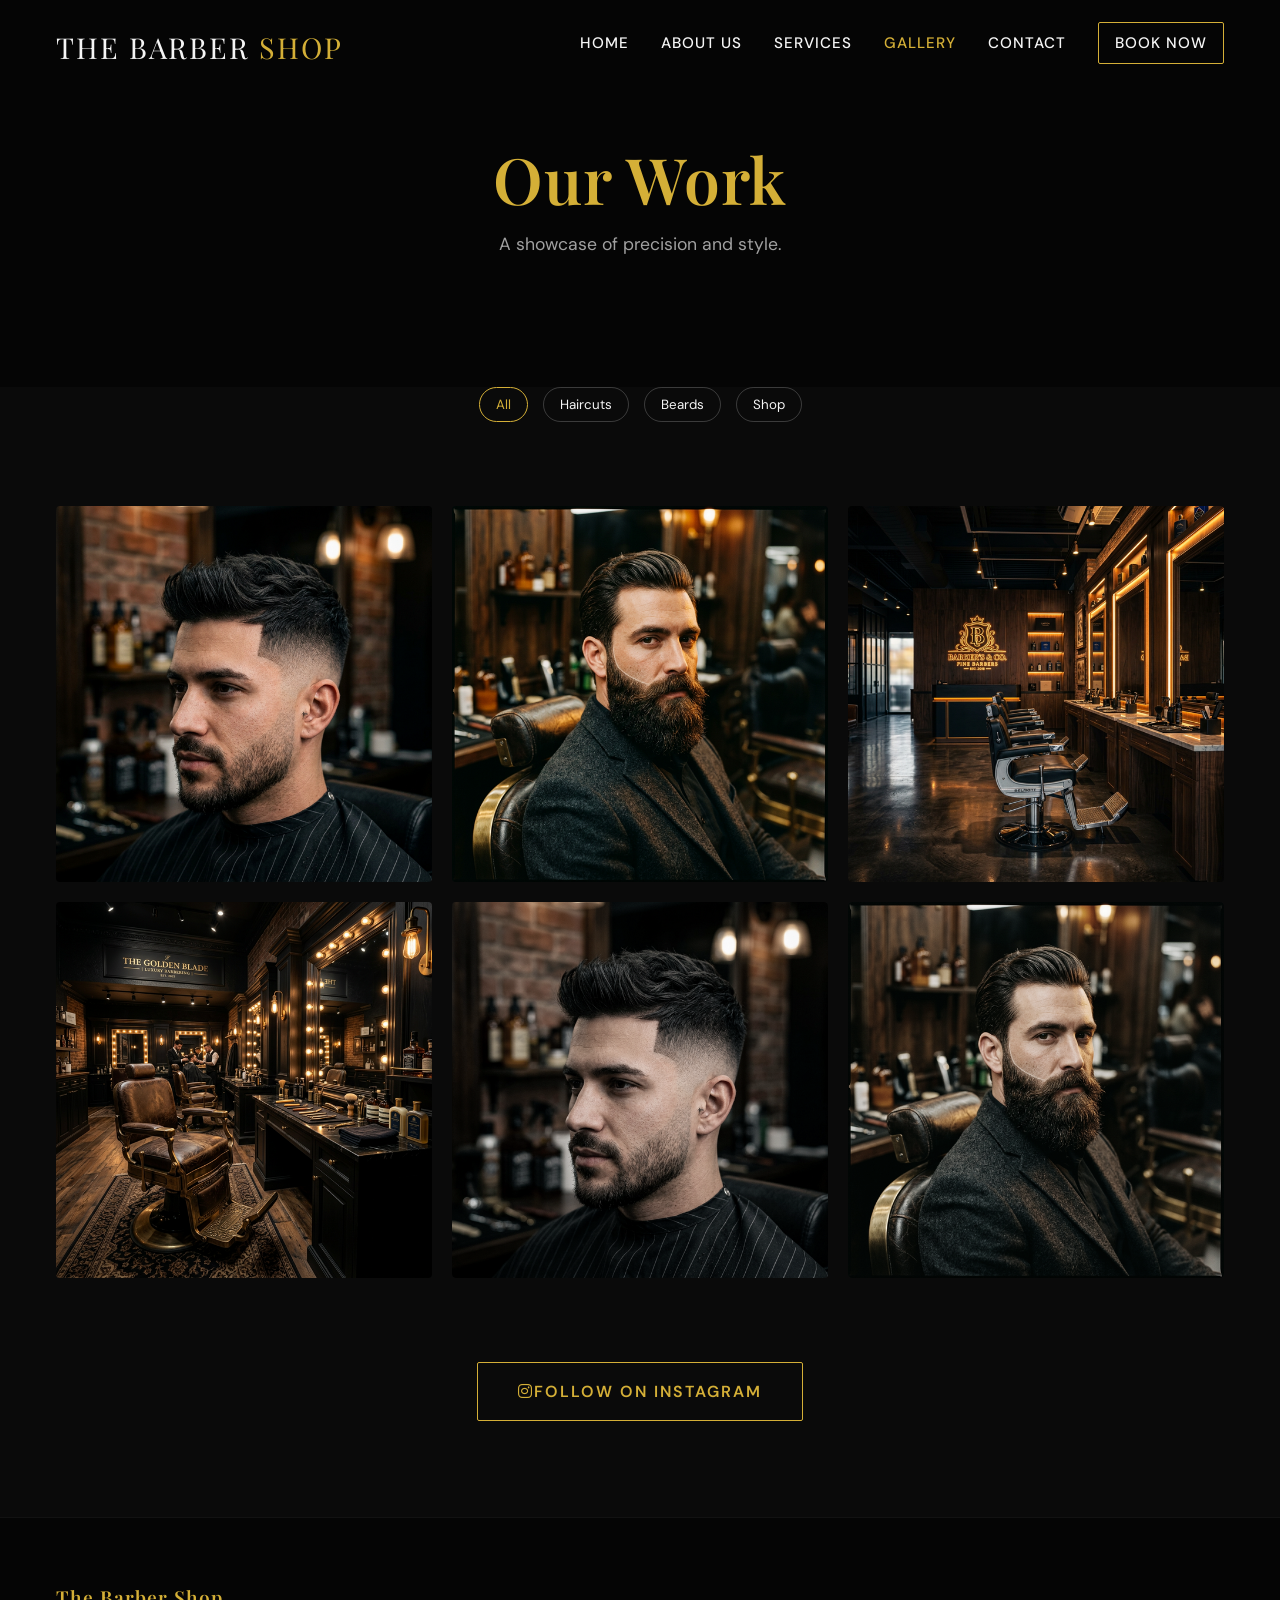
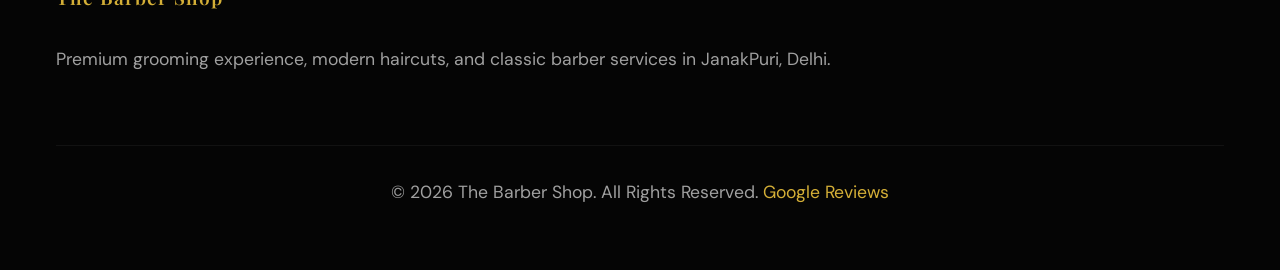
<file: gallery.html>
<!DOCTYPE html>
<html lang="en">
<head>
    <meta charset="UTF-8">
    <meta name="viewport" content="width=device-width, initial-scale=1.0">
    <title>Gallery | The Barber Shop JanakPuri, Delhi</title>
    <meta name="description" content="View our portfolio of premium haircuts, beard styles, and our luxury barber shop interior.">
    <!-- Favicon -->
    <link rel="icon" href="images/favicon.ico" type="image/x-icon">
    
    <!-- Google Fonts -->
    <link rel="preconnect" href="https://fonts.googleapis.com">
    <link rel="preconnect" href="https://fonts.gstatic.com" crossorigin>
    <link href="https://fonts.googleapis.com/css2?family=DM+Sans:opsz,wght@9..40,300;9..40,400;9..40,500;9..40,600&family=Playfair+Display:wght@400;500;600;700&display=swap" rel="stylesheet">
    
    <!-- Font Awesome (for icons) -->
    <link rel="stylesheet" href="https://cdnjs.cloudflare.com/ajax/libs/font-awesome/6.4.0/css/all.min.css">
    
    <link rel="stylesheet" href="css/style.css">
    <style>
        .page-header {
            padding: calc(var(--space-xl) * 1.5) 0 var(--space-xl);
            background-color: var(--bg-darker);
            text-align: center;
        }
        
        .page-title {
            color: var(--gold-primary);
            font-size: clamp(2rem, 5vw, 4rem);
            margin-bottom: var(--space-sm);
        }

        /* Instagram Style Grid */
        .insta-grid {
            display: grid;
            grid-template-columns: repeat(auto-fill, minmax(300px, 1fr));
            gap: 20px;
            padding: 20px 0;
        }

        .insta-item {
            position: relative;
            aspect-ratio: 1/1; /* Square images */
            overflow: hidden;
            border-radius: 4px;
            cursor: pointer;
        }

        .insta-item img {
            width: 100%;
            height: 100%;
            object-fit: cover;
            transition: transform 0.4s ease;
        }

        .insta-overlay {
            position: absolute;
            top: 0;
            left: 0;
            width: 100%;
            height: 100%;
            background: rgba(0, 0, 0, 0.6);
            display: flex;
            align-items: center;
            justify-content: center;
            opacity: 0;
            transition: opacity 0.3s ease;
        }

        .insta-overlay i {
            color: var(--text-main);
            font-size: 2rem;
        }

        .insta-item:hover img {
            transform: scale(1.08);
        }

        .insta-item:hover .insta-overlay {
            opacity: 1;
        }

        .gallery-filters {
            display: flex;
            justify-content: center;
            gap: 15px;
            margin-bottom: var(--space-lg);
            flex-wrap: wrap;
        }

        .filter-btn {
            background: transparent;
            border: 1px solid rgba(255, 255, 255, 0.2);
            color: var(--text-main);
            padding: 8px 16px;
            border-radius: 20px;
            cursor: pointer;
            transition: all 0.3s;
            font-family: var(--font-primary);
        }

        .filter-btn:hover, .filter-btn.active {
            border-color: var(--gold-primary);
            color: var(--gold-primary);
        }

        @media (max-width: 600px) {
            .insta-grid {
                grid-template-columns: repeat(auto-fill, minmax(100%, 1fr));
                gap: 15px;
            }
            .gallery-filters {
                gap: 10px;
            }
            .filter-btn {
                padding: 6px 12px;
                font-size: 0.9rem;
            }
        }
    </style>
</head>
<body>

    <!-- Page Loader -->
    <div id="page-loader" class="page-loader">
        <div class="loader-spinner"></div>
    </div>

    <!-- Navigation -->
    <nav class="navbar">
        <div class="container">
            <a href="index.html" class="logo">The Barber <span>Shop</span></a>
            <button class="hamburger" aria-label="Toggle Navigation">&#9776;</button>
            <ul class="nav-links">
                <li><a href="index.html">Home</a></li>
                <li><a href="about.html">About Us</a></li>
                <li><a href="services.html">Services</a></li>
                <li><a href="gallery.html" class="active">Gallery</a></li>
                <li><a href="contact.html">Contact</a></li>
                <li><a href="book.html" class="btn btn-outline" style="padding: 0.5rem 1rem; margin-top: -0.5rem;">Book Now</a></li>
            </ul>
        </div>
    </nav>

    <!-- Header -->
    <header class="page-header">
        <div class="container fade-in-up">
            <h1 class="page-title">Our Work</h1>
            <p>A showcase of precision and style.</p>
        </div>
    </header>

    <!-- Gallery Section -->
    <section class="section-padding" style="padding-top: 0;">
        <div class="container fade-in-up">

            <div class="gallery-filters">
                <button class="filter-btn active">All</button>
                <button class="filter-btn">Haircuts</button>
                <button class="filter-btn">Beards</button>
                <button class="filter-btn">Shop</button>
            </div>

            <div class="insta-grid">
                <!-- Normally, these would be populated dynamically or point to individual high res images -->
                <div class="insta-item">
                    <img src="images/gallery/haircut1.png" alt="Haircut 1">
                    <div class="insta-overlay"><span><i class="fas fa-search-plus"></i></span></div>
                </div>
                <div class="insta-item">
                    <img src="images/gallery/beard1.png" alt="Beard 1">
                    <div class="insta-overlay"><span><i class="fas fa-search-plus"></i></span></div>
                </div>
                <div class="insta-item">
                    <img src="images/gallery/interior1.png" alt="Interior">
                    <div class="insta-overlay"><span><i class="fas fa-search-plus"></i></span></div>
                </div>
                <!-- Placeholders for visual grid fill -->
                <div class="insta-item" style="background: var(--bg-card);">
                    <img src="images/hero_bg.png" alt="Placeholder">
                    <div class="insta-overlay"><span><i class="fas fa-search-plus"></i></span></div>
                </div>
                <div class="insta-item" style="background: var(--bg-card);">
                    <img src="images/gallery/haircut1.png" alt="Placeholder" style="filter: grayscale(40%);">
                    <div class="insta-overlay"><span><i class="fas fa-search-plus"></i></span></div>
                </div>
                <div class="insta-item" style="background: var(--bg-card);">
                    <img src="images/gallery/beard1.png" alt="Placeholder" style="filter: grayscale(40%);">
                    <div class="insta-overlay"><span><i class="fas fa-search-plus"></i></span></div>
                </div>
            </div>

            <div class="text-center" style="margin-top: var(--space-lg);">
                <a href="#" class="btn btn-outline"><i class="fab fa-instagram"></i> Follow on Instagram</a>
            </div>

        </div>
    </section>

    <!-- Footer -->
    <footer class="footer">
        <!-- Footer content -->
        <div class="container">
            <div class="footer-grid">
                <div class="footer-col">
                    <h3>The Barber Shop</h3>
                    <p>Premium grooming experience, modern haircuts, and classic barber services in JanakPuri, Delhi.</p>
                </div>
                <!-- ... -->
            </div>
            <div class="footer-bottom">
                <p>&copy; 2026 The Barber Shop. All Rights Reserved. <a href="https://g.page/r/" target="_blank">Google Reviews</a></p>
            </div>
        </div>
    </footer>

    <script src="js/main.js"></script>
</body>
</html>
</file>
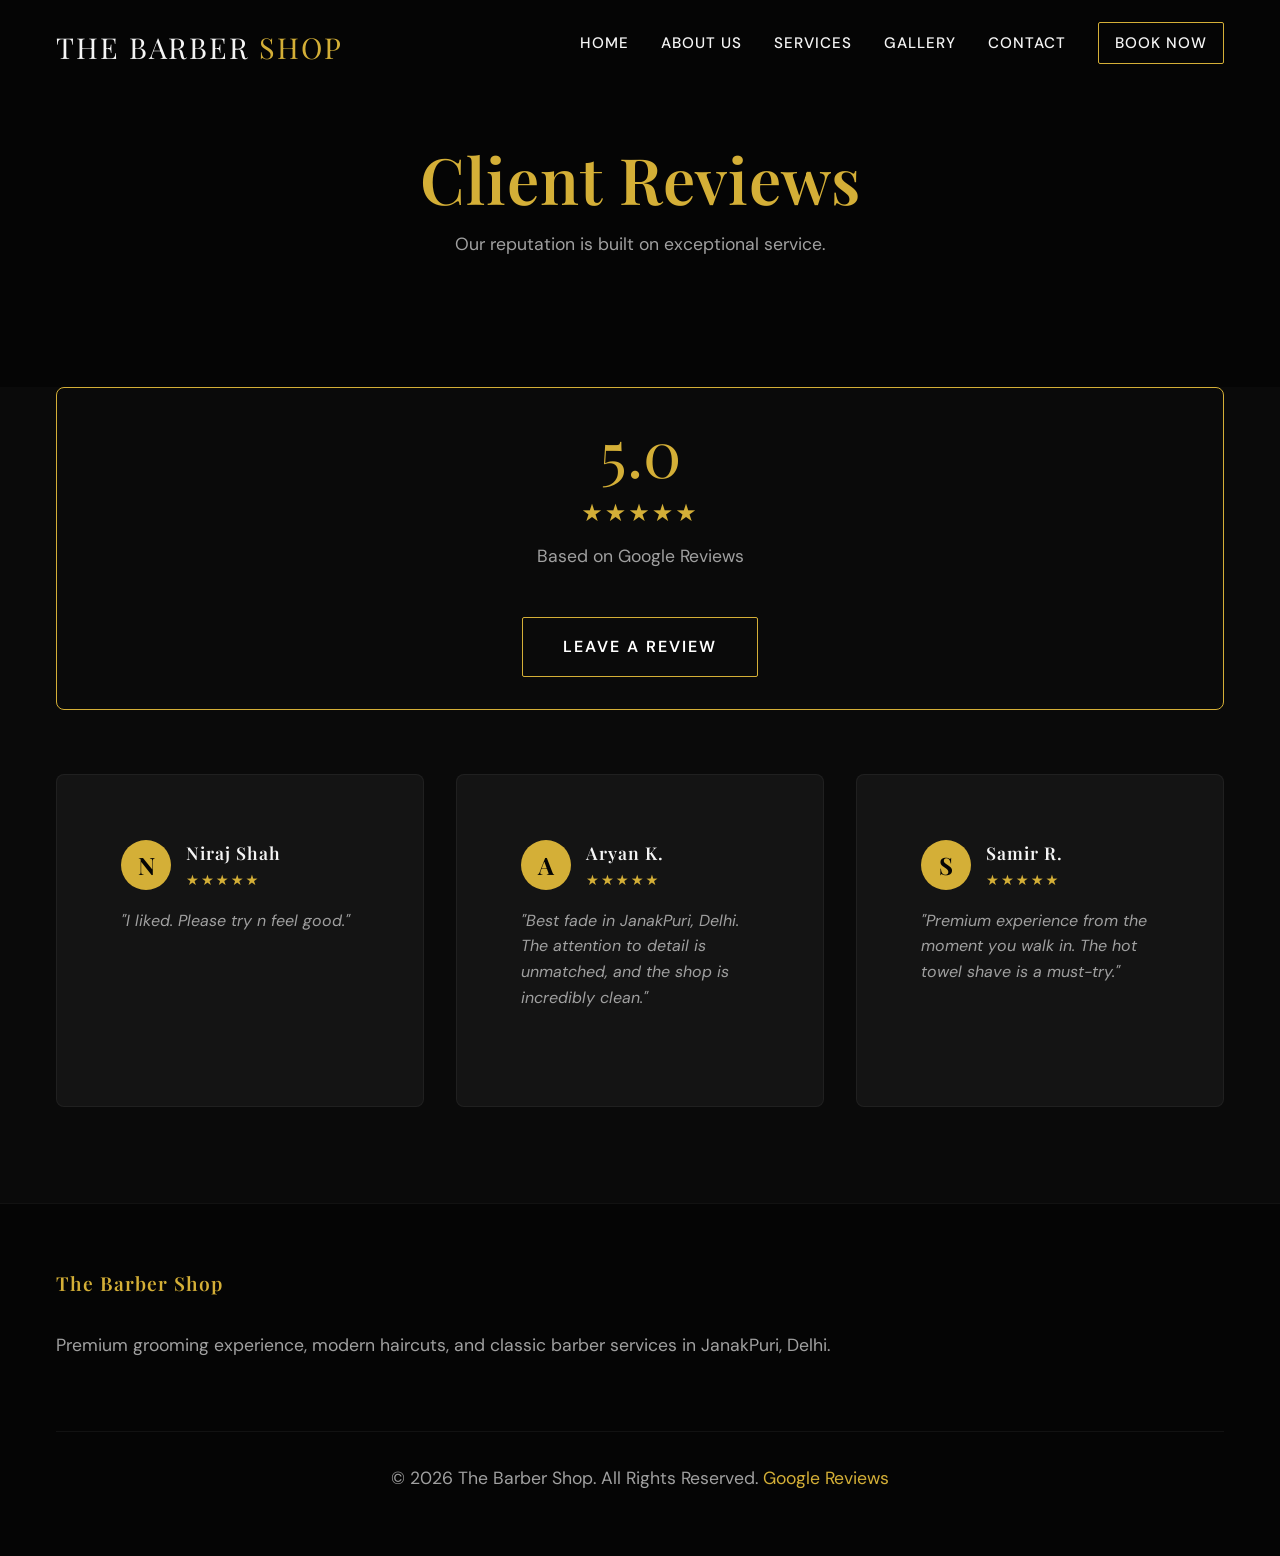
<file: reviews.html>
<!DOCTYPE html>
<html lang="en">
<head>
    <meta charset="UTF-8">
    <meta name="viewport" content="width=device-width, initial-scale=1.0">
    <title>Customer Reviews | The Barber Shop JanakPuri, Delhi</title>
    <meta name="description" content="Read what our satisfied customers have to say about our premium barber services.">
    <!-- Favicon -->
    <link rel="icon" href="images/favicon.ico" type="image/x-icon">
    
    <!-- Google Fonts -->
    <link rel="preconnect" href="https://fonts.googleapis.com">
    <link rel="preconnect" href="https://fonts.gstatic.com" crossorigin>
    <link href="https://fonts.googleapis.com/css2?family=DM+Sans:opsz,wght@9..40,300;9..40,400;9..40,500;9..40,600&family=Playfair+Display:wght@400;500;600;700&display=swap" rel="stylesheet">
    
    <!-- Font Awesome (for icons) -->
    <link rel="stylesheet" href="https://cdnjs.cloudflare.com/ajax/libs/font-awesome/6.4.0/css/all.min.css">
    
    <link rel="stylesheet" href="css/style.css">
    <style>
        .page-header {
            padding: calc(var(--space-xl) * 1.5) 0 var(--space-xl);
            background-color: var(--bg-darker);
            text-align: center;
        }
        
        .page-title {
            color: var(--gold-primary);
            font-size: clamp(2rem, 5vw, 4rem);
            margin-bottom: var(--space-sm);
        }

        .reviews-grid {
            display: grid;
            grid-template-columns: repeat(auto-fit, minmax(300px, 1fr));
            gap: var(--space-md);
            margin-top: var(--space-lg);
        }

        .review-card {
            background: var(--bg-card);
            padding: var(--space-lg);
            border-radius: 8px;
            border: 1px solid rgba(255, 255, 255, 0.05);
            text-align: left;
        }

        .review-header {
            display: flex;
            align-items: center;
            margin-bottom: var(--space-sm);
        }

        .review-avatar {
            width: 50px;
            height: 50px;
            background: var(--gold-primary);
            color: var(--bg-darker);
            border-radius: 50%;
            display: flex;
            align-items: center;
            justify-content: center;
            font-size: 1.5rem;
            font-weight: bold;
            margin-right: 15px;
            font-family: var(--font-heading);
        }

        .review-meta h4 {
            color: var(--text-main);
            margin-bottom: 2px;
            font-size: 1.1rem;
        }

        .review-stars {
            color: var(--gold-primary);
            font-size: 0.9rem;
            letter-spacing: 2px;
        }

        .review-card p {
            font-size: 1rem;
            font-style: italic;
            color: var(--text-muted);
        }

        .review-stats {
            background: var(--bg-dark);
            border-radius: 8px;
            padding: var(--space-md);
            text-align: center;
            margin-bottom: var(--space-lg);
            border: 1px solid var(--gold-primary);
        }

        .review-stats .rating-number {
            font-size: 4rem;
            font-family: var(--font-heading);
            color: var(--gold-primary);
            line-height: 1;
            margin-bottom: 10px;
        }

        @media (max-width: 600px) {
            .reviews-grid {
                grid-template-columns: 1fr;
            }
            .review-stats .rating-number {
                font-size: 3rem;
            }
        }

    </style>
</head>
<body>

    <!-- Page Loader -->
    <div id="page-loader" class="page-loader">
        <div class="loader-spinner"></div>
    </div>

    <!-- Navigation -->
    <nav class="navbar">
        <div class="container">
            <a href="index.html" class="logo">The Barber <span>Shop</span></a>
            <button class="hamburger" aria-label="Toggle Navigation">&#9776;</button>
            <ul class="nav-links">
                <li><a href="index.html">Home</a></li>
                <li><a href="about.html">About Us</a></li>
                <li><a href="services.html">Services</a></li>
                <li><a href="gallery.html">Gallery</a></li>
                <li><a href="contact.html">Contact</a></li>
                <li><a href="book.html" class="btn btn-outline" style="padding: 0.5rem 1rem; margin-top: -0.5rem;">Book Now</a></li>
            </ul>
        </div>
    </nav>

    <!-- Header -->
    <header class="page-header">
        <div class="container fade-in-up">
            <h1 class="page-title">Client Reviews</h1>
            <p>Our reputation is built on exceptional service.</p>
        </div>
    </header>

    <!-- Reviews Section -->
    <section class="section-padding" style="padding-top: 0;">
        <div class="container fade-in-up">
            
            <div class="review-stats">
                <div class="rating-number">5.0</div>
                <div class="review-stars" style="font-size: 1.5rem; margin-bottom: 10px;">★★★★★</div>
                <p>Based on Google Reviews</p>
                <a href="#" class="btn btn-primary" style="margin-top: 15px;">Leave a Review</a>
            </div>

            <div class="reviews-grid">
                
                <!-- Review 1 -->
                <div class="review-card fade-in-up">
                    <div class="review-header">
                        <div class="review-avatar">N</div>
                        <div class="review-meta">
                            <h4>Niraj Shah</h4>
                            <div class="review-stars">★★★★★</div>
                        </div>
                    </div>
                    <p>"I liked. Please try n feel good."</p>
                </div>

                <!-- Placeholder Review 2 -->
                <div class="review-card fade-in-up" style="transition-delay: 0.1s;">
                    <div class="review-header">
                        <div class="review-avatar">A</div>
                        <div class="review-meta">
                            <h4>Aryan K.</h4>
                            <div class="review-stars">★★★★★</div>
                        </div>
                    </div>
                    <p>"Best fade in JanakPuri, Delhi. The attention to detail is unmatched, and the shop is incredibly clean."</p>
                </div>

                <!-- Placeholder Review 3 -->
                <div class="review-card fade-in-up" style="transition-delay: 0.2s;">
                    <div class="review-header">
                        <div class="review-avatar">S</div>
                        <div class="review-meta">
                            <h4>Samir R.</h4>
                            <div class="review-stars">★★★★★</div>
                        </div>
                    </div>
                    <p>"Premium experience from the moment you walk in. The hot towel shave is a must-try."</p>
                </div>

            </div>

        </div>
    </section>

    <!-- Footer -->
    <footer class="footer">
        <div class="container">
            <div class="footer-grid">
                <div class="footer-col">
                    <h3>The Barber Shop</h3>
                    <p>Premium grooming experience, modern haircuts, and classic barber services in JanakPuri, Delhi.</p>
                </div>
                <!-- ... -->
            </div>
            <div class="footer-bottom">
                <p>&copy; 2026 The Barber Shop. All Rights Reserved. <a href="https://g.page/r/" target="_blank">Google Reviews</a></p>
            </div>
        </div>
    </footer>

    <script src="js/main.js"></script>
</body>
</html>
</file>
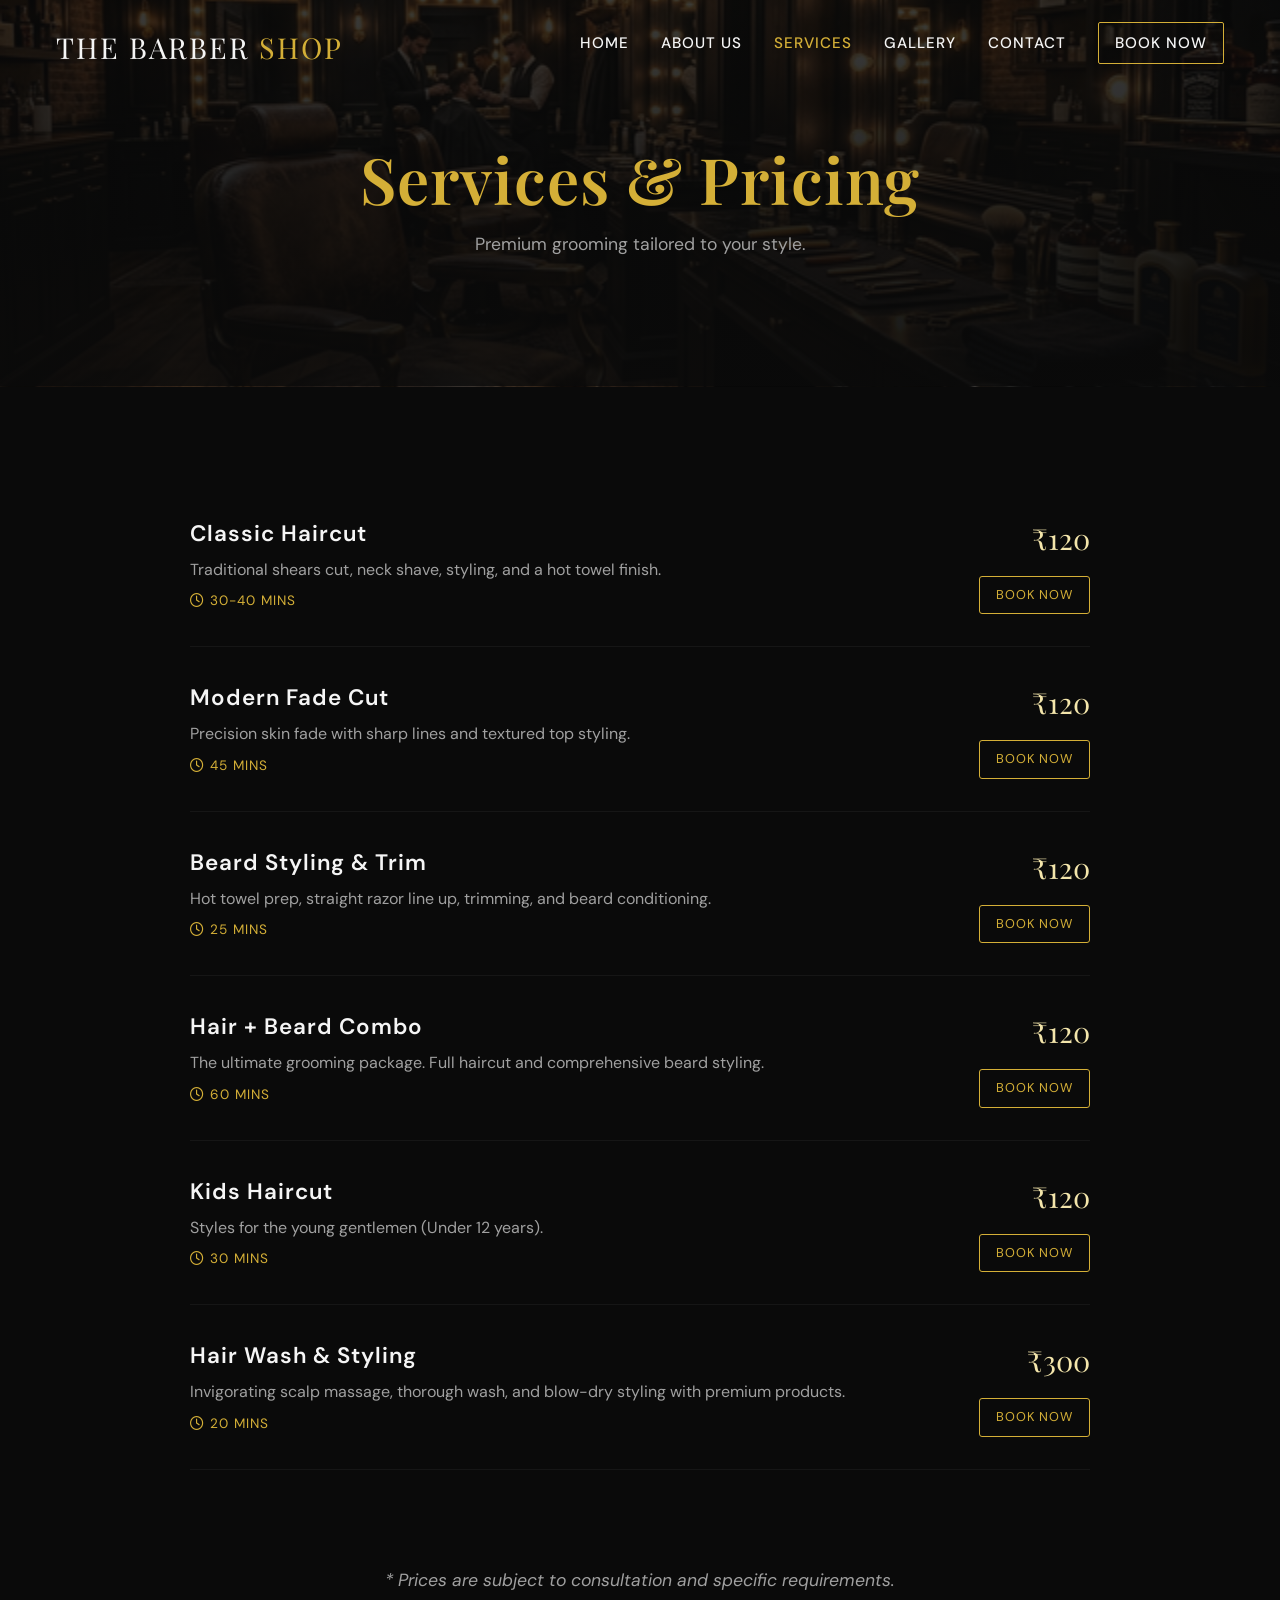
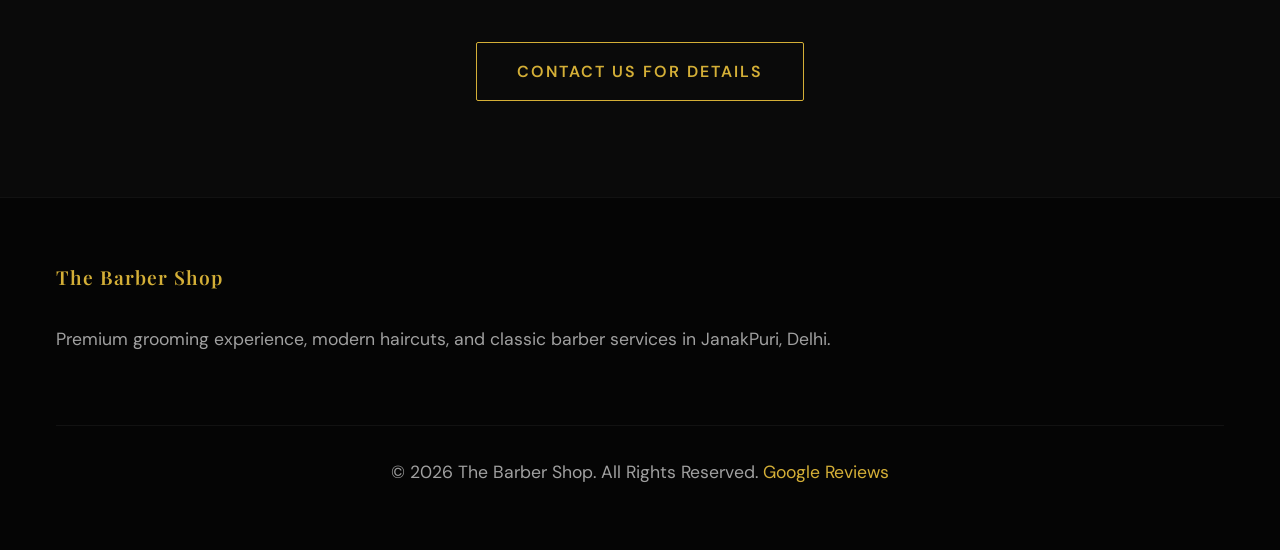
<file: services.html>
<!DOCTYPE html>
<html lang="en">

<head>
    <meta charset="UTF-8">
    <meta name="viewport" content="width=device-width, initial-scale=1.0">
    <title>Services & Pricing | The Barber Shop JanakPuri, Delhi</title>
    <meta name="description"
        content="Explore our premium barber services including classic haircuts, modern fades, beard styling, and kids grooming.">

    <!-- Favicon -->
    <link rel="icon" href="images/favicon.ico" type="image/x-icon">
    
    <!-- Google Fonts -->
    <link rel="preconnect" href="https://fonts.googleapis.com">
    <link rel="preconnect" href="https://fonts.gstatic.com" crossorigin>
    <link href="https://fonts.googleapis.com/css2?family=DM+Sans:opsz,wght@9..40,300;9..40,400;9..40,500;9..40,600&family=Playfair+Display:wght@400;500;600;700&display=swap" rel="stylesheet">
    
    <!-- Font Awesome (for icons) -->
    <link rel="stylesheet" href="https://cdnjs.cloudflare.com/ajax/libs/font-awesome/6.4.0/css/all.min.css">

    <link rel="stylesheet" href="css/style.css">
    <style>
        .page-header {
            padding: calc(var(--space-xl) * 1.5) 0 var(--space-xl);
            background-image: linear-gradient(rgba(10, 10, 10, 0.8), rgba(10, 10, 10, 0.95)), url('images/hero_bg.png');
            background-size: cover;
            background-position: center;
            text-align: center;
        }

        .page-title {
            color: var(--gold-primary);
            font-size: clamp(2rem, 5vw, 4rem);
            margin-bottom: var(--space-sm);
        }

        .services-list {
            max-width: 900px;
            margin: 0 auto;
        }

        .service-row {
            display: flex;
            justify-content: space-between;
            align-items: center;
            padding: var(--space-md) 0;
            border-bottom: 1px solid rgba(255, 255, 255, 0.05);
            transition: background-color var(--transition-fast);
        }

        .service-row:hover {
            background-color: rgba(255, 255, 255, 0.02);
            padding-left: 10px;
            padding-right: 10px;
            border-radius: 4px;
        }

        .service-info {
            flex: 1;
        }

        .service-info h3 {
            color: var(--text-main);
            margin-bottom: 5px;
            font-family: var(--font-primary);
            font-size: 1.4rem;
        }

        .service-info p {
            margin-bottom: 5px;
            font-size: 1rem;
        }

        .service-meta {
            font-size: 0.85rem;
            color: var(--gold-primary);
            text-transform: uppercase;
            letter-spacing: 1px;
        }

        .service-action {
            text-align: right;
            min-width: 150px;
        }

        .service-price {
            font-family: var(--font-heading);
            font-size: 1.8rem;
            color: var(--gold-light);
            display: block;
            margin-bottom: 15px;
        }

        .book-sm-btn {
            display: inline-block;
            padding: 0.5rem 1rem;
            border: 1px solid var(--gold-primary);
            color: var(--gold-primary);
            font-size: 0.8rem;
            text-transform: uppercase;
            letter-spacing: 1px;
            border-radius: 3px;
            transition: all 0.3s;
        }

        .book-sm-btn:hover {
            background-color: var(--gold-primary);
            color: var(--bg-darker);
        }

        @media (max-width: 600px) {
            .service-row {
                flex-direction: column;
                align-items: flex-start;
            }

            .service-action {
                text-align: left;
                margin-top: 15px;
            }

            .service-price {
                display: inline-block;
                margin-right: 15px;
                margin-bottom: 0;
            }
        }
    </style>
</head>

<body>

    <!-- Page Loader -->
    <div id="page-loader" class="page-loader">
        <div class="loader-spinner"></div>
    </div>

    <!-- Navigation -->
    <nav class="navbar">
        <div class="container">
            <a href="index.html" class="logo">The Barber <span>Shop</span></a>
            <button class="hamburger" aria-label="Toggle Navigation">&#9776;</button>
            <ul class="nav-links">
                <li><a href="index.html">Home</a></li>
                <li><a href="about.html">About Us</a></li>
                <li><a href="services.html" class="active">Services</a></li>
                <li><a href="gallery.html">Gallery</a></li>
                <li><a href="contact.html">Contact</a></li>
                <li><a href="book.html" class="btn btn-outline" style="padding: 0.5rem 1rem; margin-top: -0.5rem;">Book Now</a></li>
            </ul>
        </div>
    </nav>

    <!-- Header -->
    <header class="page-header">
        <div class="container fade-in-up">
            <h1 class="page-title">Services & Pricing</h1>
            <p>Premium grooming tailored to your style.</p>
        </div>
    </header>

    <!-- Services List Section -->
    <section class="section-padding">
        <div class="container fade-in-up">
            <div class="services-list">

                <!-- Item 1 -->
                <div class="service-row">
                    <div class="service-info">
                        <h3>Classic Haircut</h3>
                        <p>Traditional shears cut, neck shave, styling, and a hot towel finish.</p>
                        <span class="service-meta"><i class="far fa-clock"></i> 30-40 MINS</span>
                    </div>
                    <div class="service-action">
                        <span class="service-price">₹120</span>
                        <a href="book.html?service=Classic+Haircut" class="book-sm-btn">Book Now</a>
                    </div>
                </div>

                <!-- Item 2 -->
                <div class="service-row">
                    <div class="service-info">
                        <h3>Modern Fade Cut</h3>
                        <p>Precision skin fade with sharp lines and textured top styling.</p>
                        <span class="service-meta"><i class="far fa-clock"></i> 45 MINS</span>
                    </div>
                    <div class="service-action">
                        <span class="service-price">₹120</span>
                        <a href="book.html?service=Modern+Fade+Cut" class="book-sm-btn">Book Now</a>
                    </div>
                </div>

                <!-- Item 3 -->
                <div class="service-row">
                    <div class="service-info">
                        <h3>Beard Styling & Trim</h3>
                        <p>Hot towel prep, straight razor line up, trimming, and beard conditioning.</p>
                        <span class="service-meta"><i class="far fa-clock"></i> 25 MINS</span>
                    </div>
                    <div class="service-action">
                        <span class="service-price">₹120</span>
                        <a href="book.html?service=Beard+Styling" class="book-sm-btn">Book Now</a>
                    </div>
                </div>

                <!-- Item 4 -->
                <div class="service-row">
                    <div class="service-info">
                        <h3>Hair + Beard Combo</h3>
                        <p>The ultimate grooming package. Full haircut and comprehensive beard styling.</p>
                        <span class="service-meta"><i class="far fa-clock"></i> 60 MINS</span>
                    </div>
                    <div class="service-action">
                        <span class="service-price">₹120</span>
                        <a href="book.html?service=Hair+and+Beard+Combo" class="book-sm-btn">Book Now</a>
                    </div>
                </div>

                <!-- Item 5 -->
                <div class="service-row">
                    <div class="service-info">
                        <h3>Kids Haircut</h3>
                        <p>Styles for the young gentlemen (Under 12 years).</p>
                        <span class="service-meta"><i class="far fa-clock"></i> 30 MINS</span>
                    </div>
                    <div class="service-action">
                        <span class="service-price">₹120</span>
                        <a href="book.html?service=Kids+Haircut" class="book-sm-btn">Book Now</a>
                    </div>
                </div>

                <!-- Item 6 -->
                <div class="service-row">
                    <div class="service-info">
                        <h3>Hair Wash & Styling</h3>
                        <p>Invigorating scalp massage, thorough wash, and blow-dry styling with premium products.</p>
                        <span class="service-meta"><i class="far fa-clock"></i> 20 MINS</span>
                    </div>
                    <div class="service-action">
                        <span class="service-price">₹300</span>
                        <a href="book.html?service=Hair+Wash+and+Styling" class="book-sm-btn">Book Now</a>
                    </div>
                </div>

            </div>

            <div class="text-center" style="margin-top: var(--space-xl);">
                <p><em>* Prices are subject to consultation and specific requirements.</em></p>
                <a href="contact.html" class="btn btn-outline" style="margin-top: var(--space-sm);">Contact Us for
                    Details</a>
            </div>

        </div>
    </section>

    <!-- Footer -->
    <footer class="footer">
        <!-- Footer content (same as index) -->
        <div class="container">
            <div class="footer-grid">
                <div class="footer-col">
                    <h3>The Barber Shop</h3>
                    <p>Premium grooming experience, modern haircuts, and classic barber services in JanakPuri, Delhi.</p>
                </div>
                <!-- ... -->
            </div>
            <div class="footer-bottom">
                <p>&copy; 2026 The Barber Shop. All Rights Reserved. <a href="https://g.page/r/" target="_blank">Google Reviews</a></p>
            </div>
        </div>
    </footer>

    <script src="js/main.js"></script>
</body>

</html>
</file>
<file: css/style.css>
/* =========================================
   CORE DESIGN SYSTEM & VARIABLES
   ========================================= */
:root {
  /* Colors */
  --bg-dark: #0a0a0a;
  --bg-darker: #050505;
  --bg-card: #141414;
  --bg-card-hover: #1a1a1a;
  
  --text-main: #f5f5f5;
  --text-muted: #a0a0a0;
  
  --gold-primary: #D4AF37;
  --gold-hover: #B5952F;
  --gold-light: #F3E5AB;

  /* Typography */
  --font-primary: 'DM Sans', system-ui, -apple-system, sans-serif;
  --font-heading: 'Playfair Display', serif;

  /* Spacing */
  --space-xs: 0.5rem;
  --space-sm: 1rem;
  --space-md: 2rem;
  --space-lg: 4rem;
  --space-xl: 6rem;
  
  /* Layout */
  --container-width: 1200px;
  
  /* Animation */
  --transition-fast: 0.2s ease;
  --transition-normal: 0.3s ease;
  --transition-slow: 0.5s ease-in-out;
}

/* Base Reset */
* {
  margin: 0;
  padding: 0;
  box-sizing: border-box;
}

html, body {
  overflow-x: hidden;
  width: 100%;
}

body {
  font-family: var(--font-primary);
  background-color: var(--bg-dark);
  color: var(--text-main);
  line-height: 1.6;
  -webkit-font-smoothing: antialiased;
}

/* Typography */
h1, h2, h3, h4, h5, h6 {
  font-family: var(--font-heading);
  color: var(--text-main);
  font-weight: 600;
  letter-spacing: 1px;
}

h1 { font-size: clamp(2.5rem, 5vw, 4.5rem); line-height: 1.1; margin-bottom: var(--space-sm); }
h2 { font-size: clamp(2rem, 4vw, 3rem); margin-bottom: var(--space-md); }
h3 { font-size: 1.75rem; margin-bottom: var(--space-sm); }

p {
  color: var(--text-muted);
  font-size: 1.1rem;
  margin-bottom: var(--space-md);
}

a {
  color: var(--gold-primary);
  text-decoration: none;
  transition: color var(--transition-fast);
}

a:hover {
  color: var(--gold-light);
}

/* Layout Classes */
.container {
  width: 100%;
  max-width: var(--container-width);
  margin: 0 auto;
  padding: 0 var(--space-sm);
}

.section-padding {
  padding: var(--space-xl) 0;
}

.text-center {
  text-align: center;
}

/* Reusable Components */

/* Buttons */
.btn {
  display: inline-flex;
  align-items: center;
  justify-content: center;
  padding: 1rem 2.5rem;
  font-size: 1rem;
  font-family: var(--font-primary);
  font-weight: 600;
  text-transform: uppercase;
  letter-spacing: 2px;
  cursor: pointer;
  transition: all var(--transition-slow);
  border-radius: 2px;
  position: relative;
  overflow: hidden;
  z-index: 1;
}

.btn-primary {
  background-color: transparent;
  color: #fff;
  border: 1px solid var(--gold-primary);
}

.btn-primary::before {
  content: '';
  position: absolute;
  top: 0; left: 0; right: 0; bottom: 0;
  background-color: var(--gold-primary);
  z-index: -1;
  transform: scaleY(0);
  transform-origin: bottom;
  transition: transform var(--transition-normal);
}

.btn-primary:hover {
  color: var(--bg-darker);
  box-shadow: 0 10px 20px rgba(212, 175, 55, 0.15);
}

.btn-primary:hover::before {
  transform: scaleY(1);
}

.btn-outline {
  background-color: transparent;
  color: var(--gold-primary);
  border: 1px solid var(--gold-primary);
}

.btn-outline:hover {
  background-color: var(--gold-primary);
  color: var(--bg-darker);
}

/* Section Titles */
.section-title {
  text-align: center;
  margin-bottom: var(--space-lg);
}

.section-title h2 {
  margin-bottom: var(--space-xs);
  position: relative;
  display: inline-block;
  padding-bottom: 15px;
}

.section-title h2::after {
  content: '';
  position: absolute;
  bottom: 0;
  left: 50%;
  transform: translateX(-50%);
  width: 60px;
  height: 3px;
  background-color: var(--gold-primary);
}

.section-subtitle {
  color: var(--gold-primary);
  font-family: var(--font-primary);
  font-size: 0.9rem;
  text-transform: uppercase;
  letter-spacing: 3px;
  margin-bottom: var(--space-xs);
  display: block;
}

/* Navigation (Base styles, to be extended later) */
.navbar {
  position: fixed;
  top: 0;
  left: 0;
  width: 100%;
  padding: 1.5rem 0;
  background-color: transparent;
  z-index: 1000;
  border-bottom: 1px solid transparent;
  transition: all var(--transition-normal);
}

.navbar.scrolled {
  background-color: rgba(5, 5, 5, 0.98);
  backdrop-filter: blur(10px);
  padding: 1rem 0;
  border-bottom: 1px solid rgba(212, 175, 55, 0.2);
  box-shadow: 0 4px 20px rgba(0, 0, 0, 0.5);
}

.navbar .container {
  display: flex;
  justify-content: space-between;
  align-items: center;
}

.logo {
  font-family: var(--font-heading);
  font-size: 1.8rem;
  color: var(--text-main);
  text-transform: uppercase;
  letter-spacing: 2px;
}

.logo span {
  color: var(--gold-primary);
}

.nav-links {
  display: flex;
  gap: var(--space-md);
  list-style: none;
}

.nav-links a {
  color: var(--text-main);
  font-weight: 500;
  font-size: 0.95rem;
  text-transform: uppercase;
  letter-spacing: 1px;
}

.nav-links a:hover, .nav-links a.active {
  color: var(--gold-primary);
}

.hamburger {
  display: none;
  background: none;
  border: none;
  color: var(--text-main);
  font-size: 1.5rem;
  cursor: pointer;
}

/* Footer (Base Styles) */
.footer {
  background-color: var(--bg-darker);
  padding: var(--space-lg) 0 var(--space-md);
  border-top: 1px solid rgba(255, 255, 255, 0.05);
}

.footer-grid {
  display: grid;
  grid-template-columns: repeat(auto-fit, minmax(250px, 1fr));
  gap: var(--space-lg);
  margin-bottom: var(--space-lg);
}

.footer-col h3 {
  color: var(--gold-primary);
  font-size: 1.2rem;
  margin-bottom: var(--space-md);
  font-family: var(--font-heading);
}

.footer-col p, .footer-col li {
  color: var(--text-muted);
  margin-bottom: var(--space-xs);
  display: flex;
  align-items: center;
  gap: 10px;
}

.footer-col ul {
  list-style: none;
}

.footer-col a:hover {
  text-decoration: underline;
}

.footer-bottom {
  text-align: center;
  padding-top: var(--space-md);
  border-top: 1px solid rgba(255, 255, 255, 0.05);
  color: var(--text-muted);
  font-size: 0.9rem;
}

/* Scroll Animations Base */
.fade-in-up {
  opacity: 0;
  transform: translateY(30px);
  transition: opacity 0.8s ease-out, transform 0.8s ease-out;
}

.fade-in-up.visible {
  opacity: 1;
  transform: translateY(0);
}

/* Gold Divider */
.gold-divider {
  width: 100px;
  height: 2px;
  background-color: var(--gold-primary);
  margin: var(--space-md) auto;
  opacity: 0.5;
}

/* Page Loader */
.page-loader {
  position: fixed;
  top: 0; left: 0; right: 0; bottom: 0;
  background-color: var(--bg-dark);
  z-index: 9999;
  display: flex;
  justify-content: center;
  align-items: center;
  transition: opacity 0.5s ease;
}

.page-loader.hidden {
  opacity: 0;
  pointer-events: none;
}

.loader-spinner {
  width: 50px;
  height: 50px;
  border: 3px solid rgba(212, 175, 55, 0.2);
  border-top-color: var(--gold-primary);
  border-radius: 50%;
  animation: spinner 1s linear infinite;
}

@keyframes spinner {
  to { transform: rotate(360deg); }
}

/* Responsive Overrides */
@media (max-width: 900px) {
  h1 { font-size: 2.5rem; }
  h2 { font-size: 2rem; }
}

@media (max-width: 768px) {
  /* Mobile Drawer Navigation */
  .nav-links {
    position: fixed;
    top: 0;
    right: -100%;
    width: 250px;
    height: 100vh;
    background-color: rgba(10, 10, 10, 0.98);
    backdrop-filter: blur(15px);
    flex-direction: column;
    padding: 100px 30px 30px;
    margin: 0;
    justify-content: flex-start;
    align-items: flex-start;
    border-left: 1px solid rgba(212, 175, 55, 0.2);
    box-shadow: -10px 0 30px rgba(0,0,0,0.8);
    transition: right 0.4s cubic-bezier(0.77, 0, 0.175, 1);
    z-index: 999;
  }
  
  .nav-links.active {
    right: 0;
  }
  
  /* Optional Drawer Overlay */
  .nav-overlay {
    position: fixed;
    top: 0; left: 0; right: 0; bottom: 0;
    background: rgba(0,0,0,0.7);
    z-index: 998;
    opacity: 0;
    pointer-events: none;
    transition: opacity 0.4s ease;
  }
  
  .nav-overlay.active {
    opacity: 1;
    pointer-events: all;
  }
  
  .hamburger {
    display: block;
    z-index: 1001;
  }

  .section-padding {
    padding: var(--space-lg) 0;
  }
  
  .container {
    padding: 0 15px;
  }
  
  .btn {
    padding: 0.8rem 1.5rem;
    font-size: 1rem;
    width: 100%;
    margin-bottom: 10px;
  }
}
</file>
<file: css/index.css>
/* =========================================
   HOMEPAGE SPECIFIC STYLES
   ========================================= */

/* Hero Section */
.hero {
  position: relative;
  height: 100vh;
  display: flex;
  align-items: center;
  justify-content: center;
  text-align: center;
  background-image: url('../images/hero_bg.png');
  background-size: cover;
  background-position: center center;
  background-repeat: no-repeat;
}

.hero-overlay {
  position: absolute;
  top: 0;
  left: 0;
  width: 100%;
  height: 100%;
  background: linear-gradient(rgba(10, 10, 10, 0.7), rgba(5, 5, 5, 0.9));
  z-index: 1;
}

.hero-content {
  position: relative;
  z-index: 2;
  max-width: 800px;
}

.hero p {
  font-size: 1.2rem;
  color: var(--text-main);
  margin-bottom: var(--space-lg);
  font-weight: 300;
  letter-spacing: 1px;
}

.hero-btns {
  display: flex;
  gap: var(--space-md);
  justify-content: center;
}

/* Services Preview */
.services-grid {
  display: grid;
  grid-template-columns: repeat(auto-fit, minmax(300px, 1fr));
  gap: var(--space-md);
}

.service-card {
  background-color: var(--bg-card);
  padding: var(--space-lg) var(--space-md);
  text-align: center;
  border-radius: 8px;
  border: 1px solid rgba(255, 255, 255, 0.05);
  transition: all var(--transition-normal);
}

.service-card:hover {
  transform: translateY(-10px);
  background-color: var(--bg-card-hover);
  border-color: var(--gold-primary);
  box-shadow: 0 10px 30px rgba(0, 0, 0, 0.5);
}

.service-card h3 {
  color: var(--gold-primary);
  margin-bottom: var(--space-sm);
}

.read-more {
  display: inline-block;
  margin-top: var(--space-sm);
  font-size: 0.9rem;
  font-weight: 600;
  text-transform: uppercase;
  letter-spacing: 1px;
}

/* Gallery Preview */
.gallery-grid {
  display: grid;
  grid-template-columns: repeat(auto-fit, minmax(300px, 1fr));
  gap: var(--space-md);
}

.gallery-item {
  position: relative;
  overflow: hidden;
  border-radius: 8px;
  aspect-ratio: 4/5;
}

.gallery-item img {
  width: 100%;
  height: 100%;
  object-fit: cover;
  transition: transform var(--transition-slow);
}

.gallery-item:hover img {
  transform: scale(1.05);
}

/* Review Highlight */
.reviews-highlight {
  background-image: linear-gradient(rgba(10, 10, 10, 0.9), rgba(10, 10, 10, 0.9)), url('../images/gallery/interior1.png');
  background-size: cover;
  background-position: center;
  background-attachment: fixed;
  text-align: center;
}

.review-box {
  max-width: 800px;
  margin: 0 auto;
}

.stars {
  color: var(--gold-primary);
  font-size: 2rem;
  letter-spacing: 5px;
  margin-bottom: var(--space-xs);
}

.rating-text {
  font-family: var(--font-heading);
  font-size: 1.5rem;
  color: var(--text-main);
  margin-bottom: var(--space-md);
}

.review-box blockquote {
  font-size: 2rem;
  font-family: var(--font-heading);
  font-style: italic;
  line-height: 1.4;
  margin-bottom: var(--space-md);
  color: var(--gold-light);
}

.reviewer-name {
  text-transform: uppercase;
  letter-spacing: 2px;
  font-size: 0.9rem;
}

/* Quick Contact */
.contact-card {
  background-color: var(--bg-card);
  padding: var(--space-lg);
  border-radius: 8px;
  border-top: 4px solid var(--gold-primary);
  text-align: center;
  max-width: 600px;
  margin: 0 auto;
}

.contact-card i {
  color: var(--gold-primary);
  margin-right: 10px;
}

@media (max-width: 768px) {
  .hero-btns {
    flex-direction: column;
  }
  
  .review-box blockquote {
    font-size: 1.5rem;
  }

  .contact-card {
    grid-template-columns: 1fr !important;
    text-align: center !important;
  }
  
  .contact-map {
    height: 300px !important;
    margin-top: var(--space-sm);
  }
}
</file>
